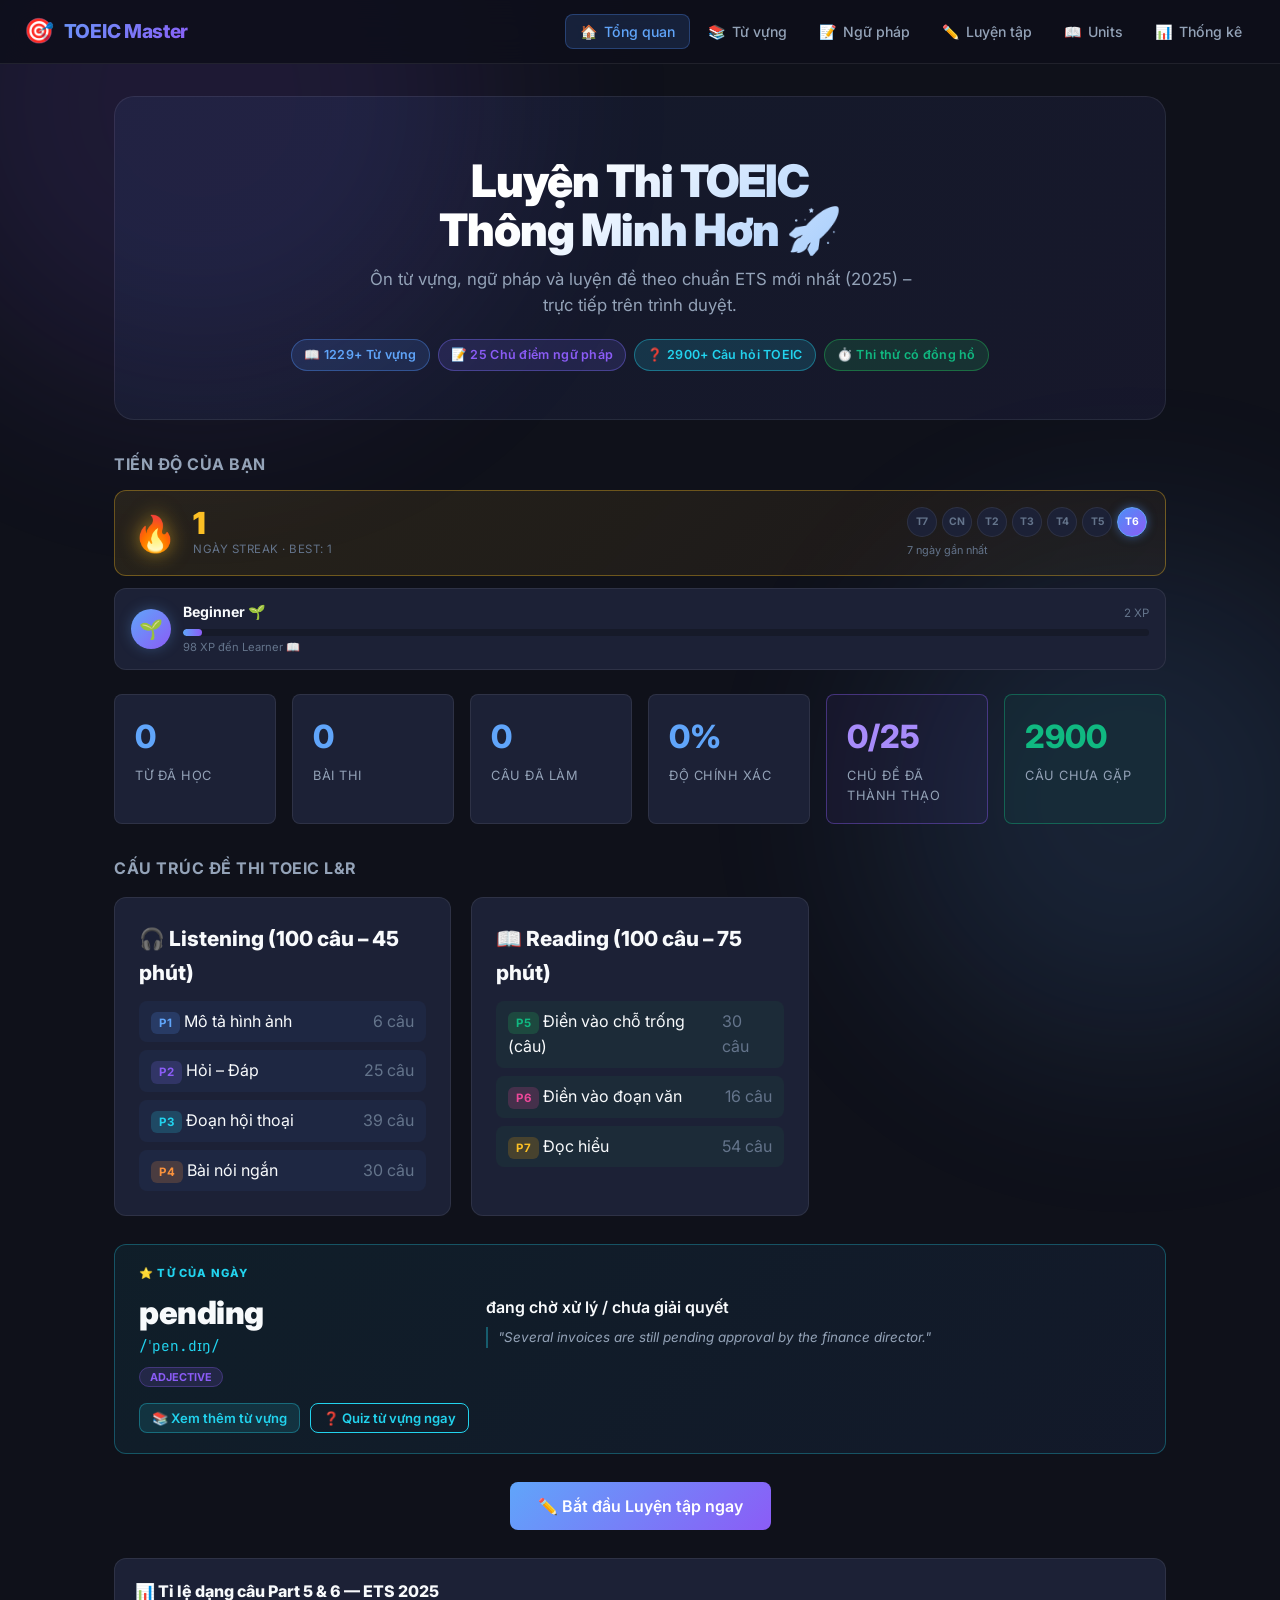
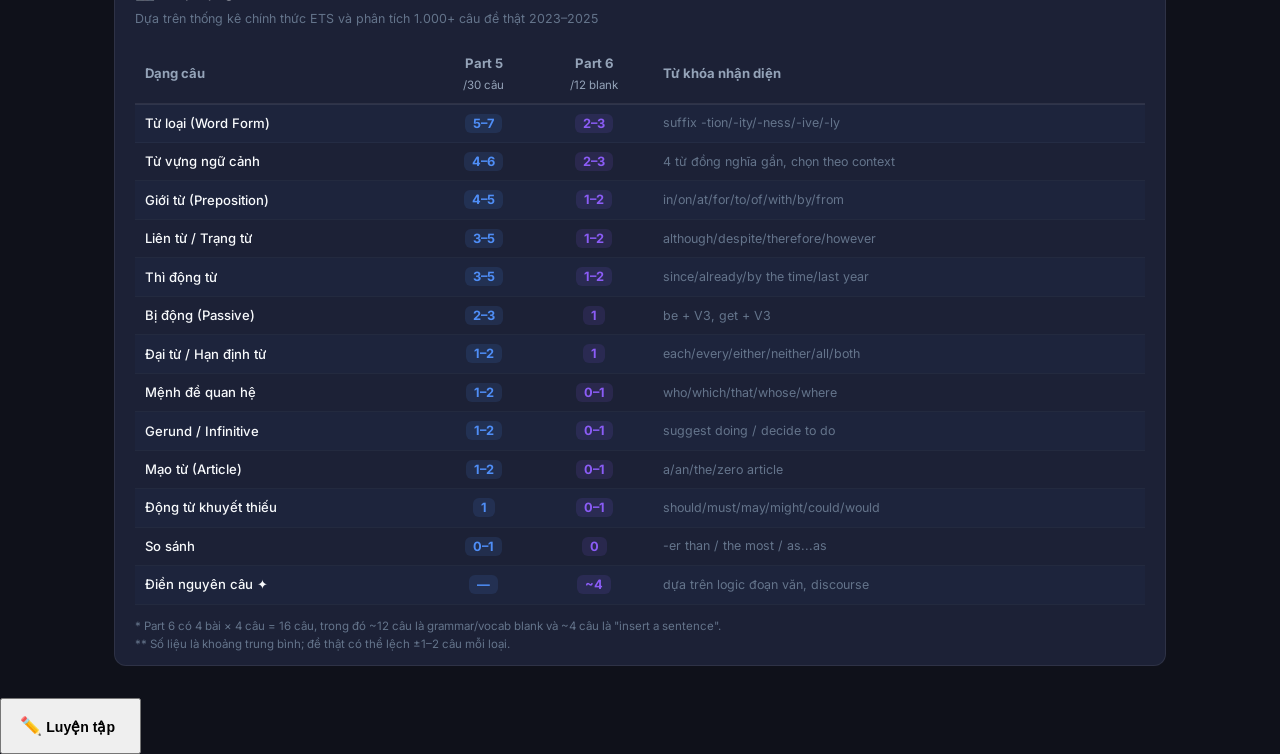
<file: index.html>
<!DOCTYPE html>
<html lang="vi">
<head>
  <meta charset="UTF-8">
  <meta name="viewport" content="width=device-width, initial-scale=1.0">
  <title>TOEIC Master – Luyện thi Nghe & Đọc</title>
  <meta name="description" content="App luyện thi TOEIC Nghe và Đọc – Từ vựng, Ngữ pháp, Ngân hàng câu hỏi chuẩn ETS 2025">
  <link rel="stylesheet" href="toeic-style.css">
</head>
<body>
<div id="app">
  <!-- ─── NAVBAR ─── -->
  <nav class="navbar">
    <div class="navbar-brand"><span class="logo-icon">🎯</span>TOEIC Master</div>
    <div class="navbar-nav">
      <button class="nav-btn active" data-page="home">🏠 <span>Tổng quan</span></button>
      <button class="nav-btn" data-page="vocab">📚 <span>Từ vựng</span></button>
      <button class="nav-btn" data-page="grammar">📝 <span>Ngữ pháp</span></button>
      <button class="nav-btn" data-page="practice">✏️ <span>Luyện tập</span></button>
      <button class="nav-btn" data-page="units">📖 <span>Units</span></button>
      <button class="nav-btn" data-page="stats">📊 <span>Thống kê</span></button>
    </div>
  </nav>

  <!-- Loading Overlay -->
  <div id="loading-overlay" style="position:fixed;inset:0;background:#0d1117;display:flex;flex-direction:column;align-items:center;justify-content:center;z-index:9999;">
    <div style="font-size:3rem;margin-bottom:16px;">🎯</div>
    <div style="font-size:1.2rem;font-weight:700;color:#fff;margin-bottom:12px;">TOEIC Master đang tải...</div>
    <div style="width:200px;height:6px;background:#1e293b;border-radius:3px;overflow:hidden;">
      <div id="load-bar" style="height:100%;background:linear-gradient(90deg,#4f8ef7,#8b5cf6);width:0%;transition:width 0.3s;border-radius:3px;"></div>
    </div>
    <div id="load-msg" style="color:#64748b;font-size:0.85rem;margin-top:10px;">Đang khởi động...</div>
  </div>

  <!-- ─── HOME PAGE ─── -->
  <div class="page active" id="page-home">
    <div class="hero">
      <h1>Luyện Thi TOEIC<br>Thông Minh Hơn 🚀</h1>
      <p>Ôn từ vựng, ngữ pháp và luyện đề theo chuẩn ETS mới nhất (2025) – trực tiếp trên trình duyệt.</p>
      <div class="hero-badges">
        <span class="badge badge-blue" id="badge-vocab">📖 Đang tải...</span>
        <span class="badge badge-purple">📝 25 Chủ điểm ngữ pháp</span>
        <span class="badge badge-cyan" id="badge-questions">❓ Đang tải...</span>
        <span class="badge badge-green">⏱️ Thi thử có đồng hồ</span>
      </div>
    </div>
    <h2 style="font-size:1rem;color:var(--text-secondary);margin-bottom:12px;text-transform:uppercase;letter-spacing:0.5px;">Tiến độ của bạn</h2>
    <!-- Streak + XP -->
    <div class="streak-xp-wrap" id="streak-xp-wrap"></div>
    <div id="home-srs-reminder" style="display:none;align-items:center;gap:12px;padding:10px 14px;margin-bottom:14px;background:rgba(251,191,36,0.07);border:1px solid rgba(251,191,36,0.2);border-radius:10px;"></div>
    <div class="stats-row">
      <div class="stat-card"><div class="stat-num" id="stat-vocab">0</div><div class="stat-label">Từ đã học</div></div>
      <div class="stat-card"><div class="stat-num" id="stat-tests">0</div><div class="stat-label">Bài thi</div></div>
      <div class="stat-card"><div class="stat-num" id="stat-questions">0</div><div class="stat-label">Câu đã làm</div></div>
      <div class="stat-card"><div class="stat-num" id="stat-accuracy">0%</div><div class="stat-label">Độ chính xác</div></div>
      <div class="stat-card" style="border-color:rgba(139,92,246,.4);background:rgba(139,92,246,.06);cursor:pointer" onclick="App.navigate('grammar')" title="Xem chi tiết ngữ pháp">
        <div class="stat-num" id="stat-grammar" style="color:#a78bfa">0/25</div>
        <div class="stat-label" id="stat-grammar-label">Chủ đề đã thành thạo</div>
      </div>
      <div class="stat-card" style="border-color:rgba(16,185,129,.4);background:rgba(16,185,129,.06)">
        <div class="stat-num" id="stat-unseen" style="color:#10b981">—</div>
        <div class="stat-label">Câu chưa gặp</div>
      </div>
    </div>
    <h2 style="font-size:1rem;color:var(--text-secondary);margin-bottom:16px;text-transform:uppercase;letter-spacing:0.5px;">Cấu trúc đề thi TOEIC L&R</h2>
    <div class="grid-2">
      <div class="card">
        <div style="font-size:1.3rem;font-weight:800;margin-bottom:12px;">🎧 Listening (100 câu – 45 phút)</div>
        <div style="display:flex;flex-direction:column;gap:8px;">
          <div style="display:flex;justify-content:space-between;padding:8px 12px;background:rgba(79,142,247,0.06);border-radius:8px"><span><span class="tag tag-part1">P1</span> Mô tả hình ảnh</span><span style="color:var(--text-muted)">6 câu</span></div>
          <div style="display:flex;justify-content:space-between;padding:8px 12px;background:rgba(79,142,247,0.06);border-radius:8px"><span><span class="tag tag-part2">P2</span> Hỏi – Đáp</span><span style="color:var(--text-muted)">25 câu</span></div>
          <div style="display:flex;justify-content:space-between;padding:8px 12px;background:rgba(79,142,247,0.06);border-radius:8px"><span><span class="tag tag-part3">P3</span> Đoạn hội thoại</span><span style="color:var(--text-muted)">39 câu</span></div>
          <div style="display:flex;justify-content:space-between;padding:8px 12px;background:rgba(79,142,247,0.06);border-radius:8px"><span><span class="tag tag-part4">P4</span> Bài nói ngắn</span><span style="color:var(--text-muted)">30 câu</span></div>
        </div>
      </div>
      <div class="card">
        <div style="font-size:1.3rem;font-weight:800;margin-bottom:12px;">📖 Reading (100 câu – 75 phút)</div>
        <div style="display:flex;flex-direction:column;gap:8px;">
          <div style="display:flex;justify-content:space-between;padding:8px 12px;background:rgba(34,197,94,0.06);border-radius:8px"><span><span class="tag tag-part5">P5</span> Điền vào chỗ trống (câu)</span><span style="color:var(--text-muted)">30 câu</span></div>
          <div style="display:flex;justify-content:space-between;padding:8px 12px;background:rgba(34,197,94,0.06);border-radius:8px"><span><span class="tag tag-part6">P6</span> Điền vào đoạn văn</span><span style="color:var(--text-muted)">16 câu</span></div>
          <div style="display:flex;justify-content:space-between;padding:8px 12px;background:rgba(34,197,94,0.06);border-radius:8px"><span><span class="tag tag-part7">P7</span> Đọc hiểu</span><span style="color:var(--text-muted)">54 câu</span></div>
        </div>
      </div>
    </div>
    <!-- Word of the Day -->
    <div id="wotd-card" class="wotd-card" style="margin-top:28px">
      <div class="wotd-label">⭐ TỪ CỦA NGÀY</div>
      <div style="display:flex;align-items:flex-start;gap:20px;flex-wrap:wrap">
        <div style="flex:1;min-width:200px">
          <div class="wotd-word" id="wotd-word">—</div>
          <div class="wotd-phonetic" id="wotd-phonetic"></div>
          <span class="wotd-type" id="wotd-type"></span>
          <button id="wotd-speak-btn" title="Phát âm"
            style="display:none;margin-top:8px;align-items:center;gap:5px;
                   background:rgba(79,142,247,0.12);border:1px solid rgba(79,142,247,0.35);
                   border-radius:16px;padding:4px 14px;cursor:pointer;
                   color:var(--accent);font-size:0.82rem;font-weight:600;">
            🔊 Phát âm
          </button>
        </div>
        <div style="flex:2;min-width:200px">
          <div class="wotd-meaning" id="wotd-meaning"></div>
          <div class="wotd-example" id="wotd-example"></div>
        </div>
      </div>
      <div style="margin-top:14px;display:flex;gap:10px;flex-wrap:wrap">
        <button class="btn btn-sm wotd-btn" onclick="App.navigate('vocab')">📚 Xem thêm từ vựng</button>
        <button class="btn btn-sm btn-outline" onclick="App.openVocabQuiz()" style="border-color:var(--accent-3);color:var(--accent-3)">❓ Quiz từ vựng ngay</button>
      </div>
    </div>
    <div style="margin-top:28px;text-align:center">
      <button class="btn btn-primary btn-lg" onclick="App.navigate('practice')">✏️ Bắt đầu Luyện tập ngay</button>
    </div>

    <!-- Bảng tỉ lệ dạng câu Part 5 & 6 theo ETS 2025 -->
    <div class="card" style="margin-top:28px;padding:20px 20px 12px;">
      <div style="font-size:1rem;font-weight:800;margin-bottom:4px;">📊 Tỉ lệ dạng câu Part 5 & 6 — ETS 2025</div>
      <div style="font-size:0.78rem;color:var(--text-muted);margin-bottom:16px;">Dựa trên thống kê chính thức ETS và phân tích 1.000+ câu đề thật 2023–2025</div>
      <div style="overflow-x:auto;">
        <table id="grammar-dist-table" style="width:100%;border-collapse:collapse;font-size:0.82rem;">
          <thead>
            <tr style="border-bottom:2px solid var(--border);">
              <th style="text-align:left;padding:8px 10px;color:var(--text-secondary);font-weight:700;white-space:nowrap;">Dạng câu</th>
              <th style="text-align:center;padding:8px 6px;color:var(--text-secondary);font-weight:700;white-space:nowrap;">Part 5<br><span style="font-weight:400;font-size:0.72rem;">/30 câu</span></th>
              <th style="text-align:center;padding:8px 6px;color:var(--text-secondary);font-weight:700;white-space:nowrap;">Part 6<br><span style="font-weight:400;font-size:0.72rem;">/12 blank</span></th>
              <th style="text-align:left;padding:8px 10px;color:var(--text-secondary);font-weight:700;">Từ khóa nhận diện</th>
            </tr>
          </thead>
          <tbody id="grammar-dist-body"></tbody>
        </table>
      </div>
      <div style="font-size:0.72rem;color:var(--text-muted);margin-top:12px;line-height:1.6;">
        * Part 6 có 4 bài × 4 câu = 16 câu, trong đó ~12 câu là grammar/vocab blank và ~4 câu là "insert a sentence".<br>
        ** Số liệu là khoảng trung bình; đề thật có thể lệch ±1–2 câu mỗi loại.
      </div>
    </div>
    <script>
    (function(){
      var rows = [
        { type:"Từ loại (Word Form)",   tag:"tag-part5", p5:"5–7",  p6:"2–3", keys:"suffix -tion/-ity/-ness/-ive/-ly" },
        { type:"Từ vựng ngữ cảnh",      tag:"tag-part5", p5:"4–6",  p6:"2–3", keys:"4 từ đồng nghĩa gần, chọn theo context" },
        { type:"Giới từ (Preposition)",  tag:"tag-part5", p5:"4–5",  p6:"1–2", keys:"in/on/at/for/to/of/with/by/from" },
        { type:"Liên từ / Trạng từ",     tag:"tag-part5", p5:"3–5",  p6:"1–2", keys:"although/despite/therefore/however" },
        { type:"Thì động từ",           tag:"tag-part5", p5:"3–5",  p6:"1–2", keys:"since/already/by the time/last year" },
        { type:"Bị động (Passive)",      tag:"tag-part5", p5:"2–3",  p6:"1",   keys:"be + V3, get + V3" },
        { type:"Đại từ / Hạn định từ",  tag:"tag-part5", p5:"1–2",  p6:"1",   keys:"each/every/either/neither/all/both" },
        { type:"Mệnh đề quan hệ",        tag:"tag-part5", p5:"1–2",  p6:"0–1", keys:"who/which/that/whose/where" },
        { type:"Gerund / Infinitive",    tag:"tag-part5", p5:"1–2",  p6:"0–1", keys:"suggest doing / decide to do" },
        { type:"Mạo từ (Article)",       tag:"tag-part5", p5:"1–2",  p6:"0–1", keys:"a/an/the/zero article" },
        { type:"Động từ khuyết thiếu",   tag:"tag-part5", p5:"1",    p6:"0–1", keys:"should/must/may/might/could/would" },
        { type:"So sánh",               tag:"tag-part5", p5:"0–1",  p6:"0",   keys:"-er than / the most / as...as" },
        { type:"Điền nguyên câu ✦",     tag:"tag-part6", p5:"—",    p6:"~4",  keys:"dựa trên logic đoạn văn, discourse" },
      ];
      var body = document.getElementById('grammar-dist-body');
      if(!body) return;
      rows.forEach(function(r, i){
        var tr = document.createElement('tr');
        tr.style.borderBottom = '1px solid rgba(100,116,139,0.1)';
        tr.style.background = i%2===0 ? 'rgba(79,142,247,0.03)' : 'transparent';
        tr.innerHTML =
          '<td style="padding:8px 10px;font-weight:500;">' + r.type + '</td>' +
          '<td style="text-align:center;padding:8px 6px;"><span style="background:rgba(79,142,247,0.12);color:#4f8ef7;padding:2px 8px;border-radius:6px;font-weight:700;font-size:0.8rem;">' + r.p5 + '</span></td>' +
          '<td style="text-align:center;padding:8px 6px;"><span style="background:rgba(139,92,246,0.12);color:#8b5cf6;padding:2px 8px;border-radius:6px;font-weight:700;font-size:0.8rem;">' + r.p6 + '</span></td>' +
          '<td style="padding:8px 10px;color:var(--text-muted);font-size:0.78rem;">' + r.keys + '</td>';
        body.appendChild(tr);
      });
    })();
    </script>
  </div>

  <!-- ─── VOCAB PAGE ─── -->
  <div class="page" id="page-vocab">
    <!-- Dictionary Hero -->
    <div class="dict-hero">
      <div class="dict-hero-left">
        <div class="dict-hero-title">📖 Từ điển TOEIC</div>
        <div class="dict-hero-sub">Tra cứu tức thì · Lọc theo trạng thái · Luyện tập đa dạng</div>
      </div>
      <div class="dict-hero-stats" id="dict-hero-stats">
        <div class="dict-stat-pill dict-stat-known"><span id="dict-stat-known-num">0</span><span>Đã thuộc</span></div>
        <div class="dict-stat-pill dict-stat-review"><span id="dict-stat-review-num">0</span><span>Cần ôn</span></div>
        <div class="dict-stat-pill dict-stat-new"><span id="dict-stat-new-num">0</span><span>Chưa học</span></div>
      </div>
    </div>

    <!-- Search bar – prominent -->
    <div class="dict-search-wrap">
      <span class="dict-search-icon">🔍</span>
      <input id="vocab-search" type="text" class="dict-search-input" placeholder="Tìm từ bất kỳ — nhập tiếng Anh hoặc tiếng Việt...">
      <span id="vocab-count" class="dict-search-count"></span>
    </div>

    <!-- Practice modes -->
    <div class="vocab-mode-bar">
      <button id="btn-flashcard" class="vocab-mode-btn active-mode" data-mode="flashcard">🃏 Flashcard SRS</button>
      <button id="btn-vocab-quiz" class="vocab-mode-btn" data-mode="quiz" onclick="App.openVocabQuiz()">❓ Quiz 4 đáp án</button>
      <button id="btn-vocab-fill" class="vocab-mode-btn" data-mode="fill" onclick="App.openVocabFill()">✏️ Điền từ</button>
      <button id="btn-vocab-match" class="vocab-mode-btn" data-mode="match" onclick="App.openVocabMatch()">🔗 Ghép cặp</button>
      <button id="btn-speed-round" class="vocab-mode-btn" data-mode="speed" onclick="App.openSpeedRound()">⚡ Speed Round</button>
      <button id="btn-word-chain" class="vocab-mode-btn" data-mode="chain" onclick="App.openWordChain()">🧩 Word Chain</button>
    </div>

    <!-- Smart status filters -->
    <div class="dict-status-filters" id="dict-status-filters">
      <button class="dict-status-btn active" data-status="all">Tất cả</button>
      <button class="dict-status-btn" data-status="new">🆕 Chưa học</button>
      <button class="dict-status-btn" data-status="review">🔄 Cần ôn lại</button>
      <button class="dict-status-btn" data-status="known">✅ Đã thuộc</button>
    </div>

    <!-- Category filters -->
    <div id="vocab-filters" class="vocab-filters"></div>
    <div id="vocab-grid" class="dict-list"></div>
  </div>

  <div class="page" id="page-grammar">
    <div class="section-header">
      <h1>📝 Ngữ pháp TOEIC</h1>
      <p>25 chủ điểm ngữ pháp trọng tâm thường xuất hiện trong Part 5, 6, 7 với giải thích tiếng Việt và ví dụ thực tế.</p>
    </div>
    <div id="grammar-nav" class="grammar-nav"></div>
    <div id="grammar-spaced-alert"></div>
    <div id="grammar-content-area"></div>
  </div>

  <!-- ─── PRACTICE PAGE ─── -->
  <div class="page" id="page-practice">
    <div class="section-header">
      <h1>✏️ Luyện tập</h1>
      <p>Chọn chế độ luyện tập và bắt đầu bài thi thử có đồng hồ đếm ngược.</p>
    </div>
    <div id="quiz-setup" class="test-setup">
      <h2 style="font-size:1.1rem;font-weight:700;margin-bottom:4px">Chọn chế độ luyện tập</h2>
      <p style="color:var(--text-secondary);font-size:0.88rem;margin-bottom:16px">Câu hỏi sẽ được xáo trộn ngẫu nhiên mỗi lần.</p>
      <div class="test-options">
        <div class="test-option-card" data-mode="quick"><div class="opt-icon">⚡</div><h3>Luyện nhanh</h3><p>20 câu Part 5+6 · 15 phút</p></div>
        <div class="test-option-card" data-mode="part5"><div class="opt-icon">✏️</div><h3>Part 5 Focus</h3><p>30 câu ngữ pháp/từ vựng · 10 phút</p></div>
        <div class="test-option-card" data-mode="part6"><div class="opt-icon">📝</div><h3>Part 6 Focus</h3><p>16 câu điền vào đoạn văn · 8 phút</p></div>
        <div class="test-option-card" data-mode="part7"><div class="opt-icon">📖</div><h3>Part 7 Focus</h3><p>54 câu đọc hiểu · 45 phút</p></div>
        <div class="test-option-card" data-mode="reading"><div class="opt-icon">🗂️</div><h3>Full Reading</h3><p>Tất cả câu hỏi · 75 phút</p></div>
      </div>
      <div class="card" style="margin-bottom:20px;border-color:var(--accent-2);background:rgba(139,92,246,0.04)">
        <h3 style="font-size:0.95rem;font-weight:700;margin-bottom:8px;color:var(--accent-2)">🏠 BTVN & Ôn tập Unit</h3>
        <p style="font-size:0.8rem;color:var(--text-secondary);margin-bottom:12px">Nhập mã bài tập hoặc mã đề kiểm tra do giáo viên phát để tải đúng bộ câu hỏi.</p>
        <div style="display:flex;gap:8px;">
          <input type="text" id="homework-code-input" placeholder="Mã BTVN: HW-UNIT-1-4823 · Mã đề: EXAM-P30-G4-Q54-..." style="flex:1;padding:10px 14px;background:var(--bg-primary);border:1px solid var(--border);border-radius:var(--radius-sm);color:var(--text-primary);font-family:monospace;font-size:0.9rem;outline:none;">
          <button id="btn-check-homework" class="btn btn-outline" style="border-color:var(--accent-2);color:var(--accent-2)">Gửi mã</button>
        </div>
      </div>
      <!-- ── Ôn câu sai ── -->
      <div class="wrong-review-card" id="wrong-review-card">
        <div style="display:flex;align-items:center;gap:12px;flex:1;min-width:0">
          <div class="wrong-review-icon">🔁</div>
          <div>
            <div style="font-size:0.95rem;font-weight:700;color:var(--danger)">Ôn câu sai</div>
            <div style="font-size:0.78rem;color:var(--text-secondary);margin-top:2px">Làm lại toàn bộ câu đã trả lời sai · Thời gian thoải mái</div>
          </div>
        </div>
        <button id="btn-start-wrong" class="btn btn-sm" style="border:1px solid var(--danger);color:var(--danger);flex-shrink:0;white-space:nowrap">
          Ôn ngay &nbsp;<span id="wrong-count-badge" class="wrong-badge">0</span>
        </button>
      </div>

      <div class="card" style="margin-bottom:20px;border-color:rgba(79,142,247,0.3)">
        <div style="font-size:0.85rem;color:var(--text-secondary);line-height:1.7">
          <b style="color:var(--accent)">💡 Mẹo làm bài:</b><br>
          • <b>Part 5</b>: Xác định từ loại cần điền → loại trừ đáp án sai<br>
          • <b>Part 6</b>: Đọc cả đoạn trước khi điền để hiểu context<br>
          • <b>Part 7</b>: Đọc câu hỏi trước → skimming passage để tìm thông tin
        </div>
      </div>
      <button id="btn-start-quiz" class="btn btn-primary btn-lg" style="width:100%">🚀 Bắt đầu bài thi</button>
    </div>

    <div id="quiz-container">
      <div class="quiz-header">
        <div class="quiz-progress">
          <div style="display:flex;align-items:center;gap:8px;flex-wrap:wrap;margin-bottom:6px">
            <span id="quiz-part-label" class="tag tag-part5">Part 5</span>
            <span style="color:var(--text-secondary);font-size:0.85rem">Câu <strong id="quiz-current">1</strong> / <strong id="quiz-total">30</strong></span>
            <span id="quiz-new-tag" style="display:none;font-size:0.72rem;font-weight:700;background:linear-gradient(135deg,#10b981,#059669);color:#fff;padding:2px 8px;border-radius:20px;letter-spacing:.5px">🆕 MỚI</span>
            <span id="quiz-diff-badge" style="display:none;font-size:0.7rem;font-weight:600;padding:2px 8px;border-radius:10px;"></span>
          </div>
          <div style="margin-bottom:4px"><span id="quiz-unseen-badge" style="display:none;font-size:0.72rem;color:var(--text-muted)"></span></div>
          <div class="progress-bar-wrap"><div class="progress-bar" id="quiz-progress-bar" style="width:0%"></div></div>
        </div>
        <div class="quiz-timer">
          <div style="font-size:0.7rem;color:var(--text-muted);text-transform:uppercase;margin-bottom:2px">Thời gian còn</div>
          <div class="timer-display" id="timer-display">--:--</div>
        </div>
      </div>
      <div id="quiz-navigator" class="quiz-navigator"></div>
      <div class="question-card">
        <div class="passage-text" id="question-passage" style="display:none"></div>
        <div class="question-text" id="question-text"></div>
        <div class="options" id="question-options"></div>
        <div class="explanation-box" id="explanation-box"></div>
      </div>
      <div class="quiz-nav">
        <button id="btn-prev" class="btn btn-outline">← Câu trước</button>
        <button id="btn-next" class="btn btn-primary">Câu tiếp →</button>
        <button id="btn-submit-quiz" class="btn btn-success" style="display:none">✅ Nộp bài</button>
      </div>
    </div>

    <div id="results-container">
      <div class="results-card">
        <h2 style="font-size:1.5rem;font-weight:900;margin-bottom:20px">Kết quả bài thi 🎉</h2>
        <div class="score-ring">
          <svg width="160" height="160" id="score-ring-svg"></svg>
          <div class="score-text">
            <div class="score-num" id="score-num">0</div>
            <div class="score-pct" id="score-pct">0%</div>
            <div style="font-size:0.72rem;color:var(--text-muted)" id="score-total"></div>
          </div>
        </div>
        <div id="grade-label" style="margin-bottom:12px"></div>
        <div id="toeic-score-estimate"></div>
        <div class="results-stats">
          <div class="result-stat"><div class="rs-num" id="rs-correct" style="color:var(--success)">0</div><div class="rs-label">Đúng</div></div>
          <div class="result-stat"><div class="rs-num" id="rs-wrong" style="color:var(--danger)">0</div><div class="rs-label">Sai</div></div>
          <div class="result-stat"><div class="rs-num" id="rs-skipped" style="color:var(--warning)">0</div><div class="rs-label">Bỏ qua</div></div>
        </div>
        <div style="display:flex;gap:12px;justify-content:center;margin-top:8px;flex-wrap:wrap">
          <button id="btn-restart" class="btn btn-primary">🔄 Thi lại</button>
          <button class="btn btn-outline" onclick="App.navigate('grammar')">📝 Ôn ngữ pháp</button>
          <button class="btn btn-outline" onclick="App.navigate('vocab')">📚 Học từ vựng</button>
        </div>
      </div>
    </div>
  </div>
<!-- ─── UNITS PAGE ─── -->
  <div class="page" id="page-units">
    <div class="roadmap-hero">
      <div class="roadmap-hero-inner">
        <div class="roadmap-hero-icon">🗺️</div>
        <div>
          <div class="roadmap-hero-title">Lộ trình học theo Unit</div>
          <div class="roadmap-hero-sub">Hoàn thành từng unit theo thứ tự · Từ vựng + Ngữ pháp tích hợp · Theo dõi tiến độ rõ ràng</div>
        </div>
      </div>
      <div id="roadmap-progress-wrap" class="roadmap-overall-progress">
        <div class="roadmap-progress-label">
          <span id="roadmap-done-count">0</span><span style="color:var(--text-muted)">/ 23 units hoàn thành</span>
        </div>
        <div class="roadmap-progress-bar-bg">
          <div id="roadmap-progress-bar" class="roadmap-progress-bar-fill" style="width:0%"></div>
        </div>
      </div>
    </div>
    <div id="units-header"></div>
    <div id="units-grid" class="unit-card-grid"></div>
  </div>

  <!-- ─── STATS PAGE ─── -->
  <div class="page" id="page-stats">
    <div class="section-header">
      <h1>📊 Thống kê & Thành tích</h1>
      <p>Theo dõi tiến trình học tập, streak và các thành tích đã đạt được.</p>
    </div>
    <div id="stats-content"></div>
  </div>

</div>
<!-- ─── UNIT DETAIL SLIDE-IN PANEL — outside #app ─── -->
<div id="unit-detail-overlay" style="display:none;position:fixed;inset:0;z-index:900;background:rgba(0,0,0,0.5);backdrop-filter:blur(4px);justify-content:flex-end;align-items:stretch;" onclick="if(event.target===this)App.closeUnitPanel()">
  <div id="unit-detail-panel" class="udp-panel"></div>
</div>
<div id="app-modal" style="display:none;position:fixed;inset:0;z-index:1000;background:rgba(0,0,0,0.65);backdrop-filter:blur(6px);align-items:center;justify-content:center;padding:20px;">
  <div style="background:var(--bg-card);border:1px solid var(--border);border-radius:var(--radius);padding:28px;max-width:500px;width:100%;position:relative;animation:fadeUp 0.25s ease;">
    <button onclick="App.closeModal()" style="position:absolute;top:12px;right:12px;background:none;border:none;color:var(--text-muted);cursor:pointer;font-size:1.2rem;">✕</button>
    <h3 id="modal-title" style="margin-bottom:16px;font-size:1.2rem;font-weight:800"></h3>
    <div id="modal-body"></div>
  </div>
</div>
<script>
  const _modal = document.getElementById('app-modal');
  new MutationObserver(() => {
    _modal.style.display = _modal.classList.contains('open') ? 'flex' : 'none';
  }).observe(_modal, { attributes: true, attributeFilter: ['class'] });
</script>
<div class="toast" id="toast"></div>

<!-- ═══ FAB — Bắt đầu luyện tập (chỉ hiện ở trang Home) ═══ -->
<button id="home-fab" aria-label="Bắt đầu luyện tập" onclick="App.navigate('practice')">
  <span class="fab-icon">✏️</span>
  <span class="fab-label">Luyện tập</span>
</button>

<!-- ═══ ALL OVERLAYS — outside #app so they are never hidden by .page CSS ═══ -->

<!-- Flashcard Overlay -->
<div id="flashcard-overlay" style="display:none;position:fixed;inset:0;z-index:800;background:rgba(10,12,20,0.92);backdrop-filter:blur(8px);flex-direction:column;align-items:center;justify-content:center;padding:20px;">
  <div style="width:100%;max-width:480px">
    <div style="display:flex;align-items:center;justify-content:space-between;margin-bottom:20px;">
      <div>
        <span id="fc-category-label" class="badge badge-cyan" style="font-size:0.72rem"></span>
        <span id="fc-progress-text" style="color:var(--text-muted);font-size:0.82rem;margin-left:10px"></span>
      </div>
      <button onclick="App.closeFlashcard()" style="background:none;border:none;color:var(--text-muted);cursor:pointer;font-size:1.2rem;padding:4px">✕</button>
    </div>
    <div style="background:var(--bg-secondary);border-radius:99px;height:4px;margin-bottom:24px;overflow:hidden">
      <div id="fc-progress-bar" style="height:100%;background:linear-gradient(90deg,var(--accent-3),var(--accent));border-radius:99px;transition:width 0.4s ease;width:0%"></div>
    </div>
    <div id="fc-card" class="fc-card" onclick="App.flipCard()">
      <div class="fc-inner" id="fc-inner">
        <div class="fc-front">
          <div id="fc-word" class="fc-word"></div>
          <div id="fc-phonetic" class="fc-phonetic"></div>
          <div id="fc-type" class="fc-type-tag"></div>
          <div class="fc-hint">Nhấn để xem nghĩa</div>
        </div>
        <div class="fc-back">
          <div id="fc-meaning" class="fc-meaning"></div>
          <div id="fc-example" class="fc-example"></div>
        </div>
      </div>
    </div>
    <div id="fc-actions" style="display:none;margin-top:20px"></div>
    <div style="display:flex;justify-content:center;gap:24px;margin-top:18px;font-size:0.8rem;color:var(--text-muted)">
      <span>✓ <span id="fc-known-count">0</span> biết</span>
      <span>🔄 <span id="fc-review-count">0</span> cần ôn</span>
      <span>— <span id="fc-skip-count">0</span> bỏ qua</span>
    </div>
  </div>
</div>

<!-- Vocab Quiz Overlay -->
<div id="vquiz-overlay" class="vocab-overlay-base" style="z-index:800">
  <div class="vocab-overlay-panel">
    <div class="vocab-overlay-header">
      <div>
        <span class="badge badge-cyan" id="vq-category"></span>
        <span style="color:var(--text-muted);font-size:0.82rem;margin-left:10px" id="vq-progress"></span>
      </div>
      <button onclick="App.closeVocabQuiz()" class="overlay-close-btn">✕</button>
    </div>
    <div style="background:var(--bg-secondary);border-radius:99px;height:4px;margin-bottom:20px;overflow:hidden">
      <div id="vq-progress-bar" style="height:100%;background:linear-gradient(90deg,var(--accent-3),var(--accent));border-radius:99px;transition:width 0.4s ease;width:0%"></div>
    </div>
    <div class="vquiz-question-box">
      <div class="vquiz-prompt">Chọn nghĩa đúng của từ:</div>
      <div class="vquiz-word" id="vq-word"></div>
      <div class="vquiz-phonetic" id="vq-phonetic"></div>
      <div class="vquiz-type" id="vq-type"></div>
    </div>
    <div id="vq-options" class="vquiz-options"></div>
    <div id="vq-result-box" class="vquiz-result-box" style="display:none"></div>
    <div id="vq-example-box" class="vquiz-example-row" style="display:none"></div>
    <div id="vq-next-wrap" style="display:none;margin-top:16px;text-align:center">
      <button class="btn btn-primary" onclick="App.vqNext()">Câu tiếp →</button>
    </div>
    <div class="vquiz-stats-row">
      <span>✓ <span id="vq-correct">0</span> đúng</span>
      <span>✗ <span id="vq-wrong">0</span> sai</span>
      <span>📊 <span id="vq-streak">0</span> streak</span>
    </div>
  </div>
</div>

<!-- Fill in the Blank Overlay -->
<div id="vfill-overlay" class="vocab-overlay-base" style="z-index:800">
  <div class="vocab-overlay-panel">
    <div class="vocab-overlay-header">
      <div>
        <span class="badge badge-purple" id="vf-category"></span>
        <span style="color:var(--text-muted);font-size:0.82rem;margin-left:10px" id="vf-progress"></span>
      </div>
      <button onclick="App.closeVocabFill()" class="overlay-close-btn">✕</button>
    </div>
    <div style="background:var(--bg-secondary);border-radius:99px;height:4px;margin-bottom:20px;overflow:hidden">
      <div id="vf-progress-bar" style="height:100%;background:linear-gradient(90deg,var(--accent-2),var(--accent));border-radius:99px;transition:width 0.4s ease;width:0%"></div>
    </div>
    <div class="vfill-prompt">Điền từ còn thiếu vào câu ví dụ:</div>
    <div class="vfill-sentence" id="vf-sentence"></div>
    <div class="vfill-phonetic-hint" id="vf-phonetic-hint"></div>
    <div id="vf-options" class="vquiz-options" style="margin-top:16px"></div>
    <div id="vf-result-box" class="vquiz-result-box" style="display:none"></div>
    <div id="vf-next-wrap" style="display:none;margin-top:16px;text-align:center">
      <button class="btn btn-primary" onclick="App.vfNext()">Câu tiếp →</button>
    </div>
    <div class="vquiz-stats-row">
      <span>✓ <span id="vf-correct">0</span> đúng</span>
      <span>✗ <span id="vf-wrong">0</span> sai</span>
    </div>
  </div>
</div>

<!-- Matching Overlay -->
<div id="vmatch-overlay" class="vocab-overlay-base" style="z-index:800">
  <div class="vocab-overlay-panel" style="max-width:640px">
    <div class="vocab-overlay-header">
      <div>
        <span class="badge badge-blue" id="vm-title">Ghép cặp từ vựng</span>
        <span style="color:var(--text-muted);font-size:0.82rem;margin-left:10px" id="vm-round"></span>
      </div>
      <button onclick="App.closeVocabMatch()" class="overlay-close-btn">✕</button>
    </div>
    <div style="font-size:0.8rem;color:var(--text-secondary);margin-bottom:16px">Nhấn một từ tiếng Anh rồi nhấn nghĩa tương ứng để ghép cặp.</div>
    <div id="vm-board" class="vmatch-board"></div>
    <div id="vm-result" style="display:none;text-align:center;padding:24px 0">
      <div style="font-size:2rem;margin-bottom:8px">🎉</div>
      <div style="font-size:1.1rem;font-weight:700;margin-bottom:4px">Hoàn thành vòng!</div>
      <div style="color:var(--text-secondary);font-size:0.88rem;margin-bottom:16px" id="vm-score-msg"></div>
      <button class="btn btn-primary" onclick="App.vmNewRound()">Vòng tiếp theo →</button>
      <button class="btn btn-outline" onclick="App.closeVocabMatch()" style="margin-left:10px">Đóng</button>
    </div>
    <div class="vquiz-stats-row" id="vm-stats-row">
      <span>✓ <span id="vm-matched">0</span> / <span id="vm-total-pairs">0</span> cặp</span>
      <span>❌ <span id="vm-errors">0</span> lỗi</span>
    </div>
  </div>
</div>

<!-- Speed Round Overlay -->
<div id="vspeed-overlay" class="vocab-overlay-base" style="z-index:800">
  <div class="vocab-overlay-panel" style="max-width:520px">
    <div class="vocab-overlay-header">
      <div>
        <span class="badge" style="background:rgba(251,191,36,.15);color:#fbbf24;border:1px solid rgba(251,191,36,.3)">⚡ Speed Round</span>
        <span style="color:var(--text-muted);font-size:.82rem;margin-left:10px" id="vsr-round-label"></span>
      </div>
      <button onclick="App.closeSpeedRound()" class="overlay-close-btn">✕</button>
    </div>
    <div style="height:6px;background:var(--bg-secondary);border-radius:99px;margin-bottom:18px;overflow:hidden">
      <div id="vsr-timer-bar" style="height:100%;border-radius:99px;background:linear-gradient(90deg,#fbbf24,#f59e0b);transition:width .1s linear;width:100%"></div>
    </div>
    <div id="vsr-word-area" style="text-align:center;margin-bottom:20px">
      <div id="vsr-word" style="font-size:2rem;font-weight:900;color:var(--text-primary);margin-bottom:6px"></div>
      <div id="vsr-phonetic" style="font-family:'JetBrains Mono',monospace;color:var(--accent-3);font-size:.9rem"></div>
      <div id="vsr-type" style="font-size:.7rem;font-weight:700;text-transform:uppercase;color:var(--accent-2);margin-top:4px"></div>
    </div>
    <div style="display:grid;grid-template-columns:1fr 1fr;gap:14px;margin-bottom:16px">
      <button id="vsr-btn-true" class="vsr-choice-btn vsr-true" onclick="App.vsrAnswer(true)">✓ Đúng</button>
      <button id="vsr-btn-false" class="vsr-choice-btn vsr-false" onclick="App.vsrAnswer(false)">✗ Sai</button>
    </div>
    <div id="vsr-meaning-shown" style="text-align:center;font-size:.88rem;color:var(--text-secondary);min-height:1.4em;margin-bottom:10px"></div>
    <div id="vsr-feedback" style="text-align:center;font-size:1rem;font-weight:800;min-height:1.5em;margin-bottom:8px"></div>
    <div class="vquiz-stats-row">
      <span>✅ <span id="vsr-correct">0</span> đúng</span>
      <span>❌ <span id="vsr-wrong">0</span> sai</span>
      <span>🔥 <span id="vsr-streak">0</span> streak</span>
      <span>⏱ <span id="vsr-remaining">10</span> từ còn lại</span>
    </div>
  </div>
</div>

<!-- Word Chain Overlay -->
<div id="vchain-overlay" class="vocab-overlay-base" style="z-index:800">
  <div class="vocab-overlay-panel" style="max-width:600px">
    <div class="vocab-overlay-header">
      <div>
        <span class="badge" style="background:rgba(139,92,246,.15);color:#a78bfa;border:1px solid rgba(139,92,246,.3)">🧩 Word Chain</span>
        <span style="color:var(--text-muted);font-size:.82rem;margin-left:10px" id="vwc-progress"></span>
      </div>
      <button onclick="App.closeWordChain()" class="overlay-close-btn">✕</button>
    </div>
    <div style="background:var(--bg-secondary);border-radius:99px;height:4px;margin-bottom:18px;overflow:hidden">
      <div id="vwc-progress-bar" style="height:100%;background:linear-gradient(90deg,var(--accent-2),var(--accent));border-radius:99px;transition:width .4s ease;width:0%"></div>
    </div>
    <div style="font-size:.78rem;color:var(--text-secondary);text-transform:uppercase;letter-spacing:.5px;margin-bottom:8px;font-weight:700">Điền từ vào chỗ trống:</div>
    <div id="vwc-sentence" class="vwc-sentence"></div>
    <div id="vwc-context-hint" class="vwc-context-hint"></div>
    <div style="font-size:.75rem;color:var(--text-muted);margin:14px 0 8px;font-weight:600">Ngân hàng từ:</div>
    <div id="vwc-word-bank" class="vwc-word-bank"></div>
    <div id="vwc-result-box" class="vquiz-result-box" style="display:none;margin-top:14px"></div>
    <div id="vwc-next-wrap" style="display:none;margin-top:12px;text-align:center">
      <button class="btn btn-primary" onclick="App.vwcNext()">Câu tiếp →</button>
    </div>
    <div class="vquiz-stats-row" style="margin-top:14px">
      <span>✅ <span id="vwc-correct">0</span> đúng</span>
      <span>❌ <span id="vwc-wrong">0</span> sai</span>
    </div>
  </div>
</div>

<!-- ─── Data (works offline + online) ─── -->
<script src="data/data-vocab.js"></script>

<script src="data/data-grammar.js"></script>
<script src="data/data-questions.js"></script>

<script src="toeic-app.js"></script>
<script src="transformation-drill.js"></script>
<script src="word-form-drill.js"></script>

</body>
</html>
</file>
<file: toeic-style.css>
@import url('https://fonts.googleapis.com/css2?family=Inter:wght@300;400;500;600;700;800&family=JetBrains+Mono:wght@400;600&display=swap');

:root {
    --bg-primary: #0f111a;
    --bg-secondary: #161a29;
    --bg-card: #1c2136;
    --bg-card-hover: #222842;
    --accent: #60a5fa;
    /* Softer blue */
    --accent-2: #8b5cf6;
    --accent-3: #22d3ee;
    --success: #10b981;
    --danger: #f43f5e;
    --warning: #fbbf24;
    --text-primary: #f8fafc;
    /* Off-white for eye comfort */
    --text-secondary: #94a3b8;
    --text-muted: #64748b;
    --border: rgba(255, 255, 255, 0.08);
    --border-accent: rgba(96, 165, 250, 0.4);
    --glass: rgba(255, 255, 255, 0.04);
    --shadow: 0 10px 40px rgba(0, 0, 0, 0.5);
    --radius: 12px;
    --radius-sm: 8px;
    --transition: 0.25s cubic-bezier(0.4, 0, 0.2, 1);
}

*,
*::before,
*::after {
    box-sizing: border-box;
    margin: 0;
    padding: 0;
}

body {
    font-family: 'Inter', sans-serif;
    background: var(--bg-primary);
    color: var(--text-primary);
    min-height: 100vh;
    overflow-x: hidden;
    line-height: 1.6;
}

/* ── Background decorative glows ── */
body::before,
body::after {
    content: '';
    position: fixed;
    border-radius: 50%;
    filter: blur(100px);
    opacity: 0.12;
    pointer-events: none;
    z-index: 0;
}

body::before {
    width: 600px;
    height: 600px;
    background: var(--accent-2);
    top: -200px;
    left: -100px;
}

body::after {
    width: 500px;
    height: 500px;
    background: var(--accent);
    bottom: -150px;
    right: -100px;
}

/* ── App Shell ── */
#app {
    position: relative;
    z-index: 1;
}

/* ── Header / Navbar ── */
.navbar {
    position: sticky;
    top: 0;
    z-index: 100;
    background: rgba(13, 15, 26, 0.85);
    backdrop-filter: blur(20px);
    border-bottom: 1px solid var(--border);
    padding: 0 24px;
    height: 64px;
    display: flex;
    align-items: center;
    justify-content: space-between;
}

.navbar-brand {
    display: flex;
    align-items: center;
    gap: 10px;
    font-size: 1.2rem;
    font-weight: 800;
    background: linear-gradient(135deg, var(--accent), var(--accent-2));
    -webkit-background-clip: text;
    background-clip: text;
    -webkit-text-fill-color: transparent;
    letter-spacing: -0.3px;
}

.navbar-brand .logo-icon {
    font-size: 1.5rem;
    -webkit-text-fill-color: initial;
}

.navbar-nav {
    display: flex;
    align-items: center;
    gap: 4px;
}

.nav-btn {
    background: none;
    border: none;
    cursor: pointer;
    color: var(--text-secondary);
    font-family: 'Inter', sans-serif;
    font-size: 0.88rem;
    font-weight: 500;
    padding: 8px 14px;
    border-radius: var(--radius-sm);
    transition: var(--transition);
    display: flex;
    align-items: center;
    gap: 6px;
}

.nav-btn:hover {
    background: var(--glass);
    color: var(--text-primary);
}

.nav-btn.active {
    background: rgba(79, 142, 247, 0.15);
    color: var(--accent);
    border: 1px solid rgba(79, 142, 247, 0.3);
}

/* ── Page Views ── */
.page {
    display: none;
    padding: 32px 24px;
    max-width: 1100px;
    margin: 0 auto;
}

.page.active {
    display: block;
    animation: fadeScale 0.4s cubic-bezier(0.16, 1, 0.3, 1);
}

@keyframes fadeScale {
    from {
        opacity: 0;
        transform: scale(0.98) translateY(10px);
    }

    to {
        opacity: 1;
        transform: scale(1) translateY(0);
    }
}

/* ── Section Headers ── */
.section-header {
    margin-bottom: 28px;
}

.section-header h1 {
    font-size: 2rem;
    font-weight: 800;
    letter-spacing: -0.5px;
    background: linear-gradient(135deg, var(--text-primary) 60%, var(--accent));
    -webkit-background-clip: text;
    background-clip: text;
    -webkit-text-fill-color: transparent;
}

.section-header p {
    color: var(--text-secondary);
    margin-top: 6px;
    font-size: 0.95rem;
}

/* ── Cards ── */
.card {
    background: var(--bg-card);
    border: 1px solid var(--border);
    border-radius: var(--radius);
    padding: 24px;
    transition: var(--transition);
}

.card:hover {
    border-color: var(--border-accent);
    transform: translateY(-2px);
    box-shadow: var(--shadow);
}

/* ── Grid ── */
.grid-2 {
    display: grid;
    grid-template-columns: repeat(auto-fill, minmax(320px, 1fr));
    gap: 20px;
}

.grid-3 {
    display: grid;
    grid-template-columns: repeat(auto-fill, minmax(280px, 1fr));
    gap: 16px;
}

/* ── Stats row on home ── */
.stats-row {
    display: flex;
    gap: 16px;
    flex-wrap: wrap;
    margin-bottom: 32px;
}

.stat-card {
    flex: 1;
    min-width: 140px;
    background: var(--bg-card);
    border: 1px solid var(--border);
    border-radius: var(--radius-sm);
    padding: 16px 20px;
    display: flex;
    flex-direction: column;
    gap: 4px;
}

.stat-card .stat-num {
    font-size: 2rem;
    font-weight: 800;
    color: var(--accent);
}

.stat-card .stat-label {
    font-size: 0.8rem;
    color: var(--text-secondary);
    text-transform: uppercase;
    letter-spacing: 0.5px;
}

/* ── Hero Section ── */
.hero {
    text-align: center;
    padding: 60px 20px 48px;
    background: linear-gradient(135deg, rgba(79, 142, 247, 0.08), rgba(124, 109, 250, 0.08));
    border: 1px solid var(--border);
    border-radius: 20px;
    margin-bottom: 32px;
}

.hero h1 {
    font-size: 2.8rem;
    font-weight: 900;
    letter-spacing: -1px;
    line-height: 1.1;
    background: linear-gradient(135deg, #fff 40%, var(--accent) 100%);
    -webkit-background-clip: text;
    background-clip: text;
    -webkit-text-fill-color: transparent;
}

.hero p {
    color: var(--text-secondary);
    font-size: 1.05rem;
    margin-top: 10px;
    max-width: 560px;
    margin-inline: auto;
}

.hero-badges {
    display: flex;
    gap: 8px;
    justify-content: center;
    flex-wrap: wrap;
    margin-top: 20px;
}

.badge {
    padding: 5px 12px;
    border-radius: 20px;
    font-size: 0.78rem;
    font-weight: 600;
    border: 1px solid;
    letter-spacing: 0.3px;
}

.badge-blue {
    background: rgba(79, 142, 247, 0.15);
    border-color: rgba(79, 142, 247, 0.4);
    color: var(--accent);
}

.badge-purple {
    background: rgba(124, 109, 250, 0.15);
    border-color: rgba(124, 109, 250, 0.4);
    color: var(--accent-2);
}

.badge-cyan {
    background: rgba(34, 211, 238, 0.15);
    border-color: rgba(34, 211, 238, 0.4);
    color: var(--accent-3);
}

.badge-green {
    background: rgba(34, 197, 94, 0.15);
    border-color: rgba(34, 197, 94, 0.4);
    color: var(--success);
}

/* ── Buttons ── */
.btn {
    display: inline-flex;
    align-items: center;
    gap: 6px;
    padding: 10px 20px;
    border-radius: var(--radius-sm);
    font-family: 'Inter', sans-serif;
    font-size: 0.9rem;
    font-weight: 600;
    border: none;
    cursor: pointer;
    transition: var(--transition);
    text-decoration: none;
}

.btn-primary {
    background: linear-gradient(135deg, var(--accent), var(--accent-2));
    color: #fff;
}

.btn-primary:hover {
    opacity: 0.88;
    transform: translateY(-1px);
    box-shadow: 0 4px 20px rgba(79, 142, 247, 0.4);
}

.btn-outline {
    background: transparent;
    color: var(--text-primary);
    border: 1px solid var(--border);
}

.btn-outline:hover {
    border-color: var(--accent);
    color: var(--accent);
}

.btn-success {
    background: var(--success);
    color: #fff;
}

.btn-success:hover {
    opacity: 0.85;
}

.btn-sm {
    padding: 6px 12px;
    font-size: 0.82rem;
}

.btn-lg {
    padding: 14px 28px;
    font-size: 1rem;
}

/* ── Tag ── */
.tag {
    display: inline-block;
    padding: 2px 8px;
    border-radius: 6px;
    font-size: 0.72rem;
    font-weight: 700;
    text-transform: uppercase;
    letter-spacing: 0.5px;
}

.tag-part1 {
    background: rgba(79, 142, 247, 0.2);
    color: var(--accent);
}

.tag-part2 {
    background: rgba(124, 109, 250, 0.2);
    color: var(--accent-2);
}

.tag-part3 {
    background: rgba(34, 211, 238, 0.2);
    color: var(--accent-3);
}

.tag-part4 {
    background: rgba(251, 146, 60, 0.2);
    color: #fb923c;
}

.tag-part5 {
    background: rgba(34, 197, 94, 0.2);
    color: var(--success);
}

.tag-part6 {
    background: rgba(236, 72, 153, 0.2);
    color: #ec4899;
}

.tag-part7 {
    background: rgba(245, 158, 11, 0.2);
    color: var(--warning);
}

/* ── Vocabulary Module ── */
.vocab-filters {
    display: flex;
    gap: 8px;
    flex-wrap: wrap;
    margin-bottom: 20px;
}

.filter-btn {
    padding: 6px 14px;
    border-radius: 20px;
    border: 1px solid var(--border);
    background: none;
    color: var(--text-secondary);
    cursor: pointer;
    font-size: 0.83rem;
    font-weight: 500;
    font-family: 'Inter', sans-serif;
    transition: var(--transition);
}

.filter-btn:hover,
.filter-btn.active {
    border-color: var(--accent);
    color: var(--accent);
    background: rgba(79, 142, 247, 0.1);
}

.vocab-grid {
    display: grid;
    grid-template-columns: repeat(auto-fill, minmax(260px, 1fr));
    gap: 14px;
}

/* ── Grammar Module ── */

.grammar-topic-btn:hover {
    border-color: var(--accent);
    color: var(--accent);
}

.grammar-topic-btn.active {
    background: rgba(79, 142, 247, 0.15);
    border-color: var(--accent);
    color: var(--accent);
}

.grammar-content {
    display: none;
}

.grammar-content.active {
    display: block;
    animation: fadeUp 0.25s ease;
}

.grammar-card {
    background: var(--bg-card);
    border: 1px solid var(--border);
    border-radius: var(--radius);
    padding: 28px;
    margin-bottom: 20px;
}

.grammar-card h2 {
    font-size: 1.4rem;
    font-weight: 800;
    color: var(--text-primary);
    margin-bottom: 12px;
}

.grammar-card h3 {
    font-size: 1rem;
    font-weight: 700;
    color: var(--accent);
    margin: 16px 0 8px;
}

.grammar-card p,
.grammar-card li {
    color: var(--text-secondary);
    line-height: 1.6;
    margin-bottom: 8px;
}

/* Explanation Tooltip/Box Styles */

.grammar-card p,
.grammar-card li {
    color: var(--text-secondary);
    line-height: 1.6;
    margin-bottom: 8px;
    font-size: 1rem;
}

.grammar-card ul,
.grammar-card ol {
    padding-left: 20px;
}

.grammar-card .formula {
    background: rgba(79, 142, 247, 0.08);
    border: 1px solid var(--border-accent);
    border-radius: 8px;
    padding: 12px 16px;
    margin: 10px 0;
    font-family: 'JetBrains Mono', monospace;
    font-size: 0.88rem;
    color: var(--accent-3);
}

.grammar-card .example-box {
    background: rgba(255, 255, 255, 0.02);
    border-left: 3px solid var(--accent-2);
    padding: 10px 14px;
    margin: 8px 0;
    border-radius: 0 8px 8px 0;
}

.grammar-card .example-box span {
    color: var(--accent);
    font-weight: 600;
}

.grammar-card .tip-box {
    background: rgba(245, 158, 11, 0.08);
    border: 1px solid rgba(245, 158, 11, 0.3);
    border-radius: 8px;
    padding: 12px 16px;
    margin-top: 12px;
    font-size: 0.85rem;
    color: #fbbf24;
}

/* ── Practice Test ── */
.test-setup {
    max-width: 640px;
    margin: 0 auto;
}

.test-options {
    display: grid;
    grid-template-columns: repeat(3, 1fr);
    gap: 12px;
    margin: 20px 0;
}

.test-option-card {
    background: var(--bg-card);
    border: 2px solid var(--border);
    border-radius: var(--radius-sm);
    padding: 20px;
    cursor: pointer;
    transition: var(--transition);
    text-align: center;
}

.test-option-card:hover {
    border-color: var(--accent);
}

.test-option-card.selected {
    border-color: var(--accent);
    background: rgba(79, 142, 247, 0.1);
}

.test-option-card .opt-icon {
    font-size: 2rem;
    margin-bottom: 8px;
}

.test-option-card h3 {
    font-size: 0.95rem;
    font-weight: 700;
}

.test-option-card p {
    font-size: 0.78rem;
    color: var(--text-secondary);
    margin-top: 4px;
}

/* ── Quiz Engine ── */
#quiz-container {
    display: none;
}

.quiz-header {
    display: flex;
    align-items: center;
    justify-content: space-between;
    background: var(--bg-card);
    border: 1px solid var(--border);
    border-radius: var(--radius-sm);
    padding: 14px 20px;
    margin-bottom: 20px;
}

.quiz-progress {
    flex: 1;
}

.progress-bar-wrap {
    background: var(--bg-secondary);
    border-radius: 99px;
    height: 6px;
    margin-top: 6px;
    overflow: hidden;
}

.progress-bar {
    height: 100%;
    border-radius: 99px;
    background: linear-gradient(90deg, var(--accent), var(--accent-2));
    transition: width 0.4s ease;
}

.quiz-timer {
    text-align: right;
}

.timer-display {
    font-family: 'JetBrains Mono', monospace;
    font-size: 1.4rem;
    font-weight: 700;
    color: var(--accent);
    letter-spacing: 1px;
}

.timer-display.warning {
    color: var(--danger);
    animation: pulse 1s infinite;
}

@keyframes pulse {

    0%,
    100% {
        opacity: 1;
    }

    50% {
        opacity: 0.5;
    }
}

.question-card {
    background: var(--bg-card);
    border: 1px solid var(--border);
    border-radius: var(--radius);
    padding: 28px;
}

.question-text {
    font-size: 1.15rem;
    /* Larger for better readability */
    font-weight: 600;
    color: var(--text-primary);
    line-height: 1.8;
    margin-bottom: 24px;
}

.passage-text {
    background: #1e293b;
    /* Slightly warmer/softer background for long reading */
    border: 1px solid var(--border);
    border-radius: 10px;
    padding: 24px;
    margin-bottom: 24px;
    font-size: 1.15rem;
    /* Standard TOEIC CBT size */
    line-height: 1.85;
    color: #e2e8f0;
    /* Softer text color */
    max-height: 500px;
    overflow-y: auto;
    letter-spacing: 0.01em;
}

.passage-text::-webkit-scrollbar {
    width: 4px;
}

.passage-text::-webkit-scrollbar-track {
    background: transparent;
}

.passage-text::-webkit-scrollbar-thumb {
    background: var(--text-muted);
    border-radius: 4px;
}

.options {
    display: flex;
    flex-direction: column;
    gap: 10px;
}

.option-btn {
    background: rgba(255, 255, 255, 0.02);
    border: 1.5px solid var(--border);
    border-radius: 10px;
    padding: 14px 18px;
    cursor: pointer;
    font-family: 'Inter', sans-serif;
    font-size: 0.92rem;
    color: var(--text-primary);
    text-align: left;
    transition: var(--transition);
    display: flex;
    align-items: flex-start;
    gap: 12px;
}

.option-btn:hover:not(.disabled) {
    border-color: var(--accent);
    background: rgba(79, 142, 247, 0.08);
}

.option-btn .opt-letter {
    width: 26px;
    height: 26px;
    border-radius: 50%;
    background: var(--bg-secondary);
    display: flex;
    align-items: center;
    justify-content: center;
    font-size: 0.75rem;
    font-weight: 700;
    color: var(--text-muted);
    flex-shrink: 0;
}

.option-btn.correct {
    border-color: var(--success);
    background: rgba(34, 197, 94, 0.1);
}

.option-btn.correct .opt-letter {
    background: var(--success);
    color: #fff;
}

.option-btn.wrong {
    border-color: var(--danger);
    background: rgba(239, 68, 68, 0.1);
}

.option-btn.wrong .opt-letter {
    background: var(--danger);
    color: #fff;
}

.option-btn.selected {
    border-color: var(--accent);
    background: rgba(79, 142, 247, 0.1);
}

.option-btn.selected .opt-letter {
    background: var(--accent);
    color: #fff;
}

.option-btn.disabled {
    cursor: not-allowed;
    opacity: 0.8;
}

.explanation-box {
    background: rgba(34, 197, 94, 0.08);
    border: 1px solid rgba(34, 197, 94, 0.3);
    border-radius: 10px;
    padding: 16px;
    margin-top: 16px;
    display: none;
}

.explanation-box.show {
    display: block;
    animation: fadeUp 0.25s ease;
}

.explanation-box .exp-title {
    font-weight: 700;
    color: var(--success);
    margin-bottom: 6px;
    font-size: 0.85rem;
}

.explanation-box p {
    font-size: 0.88rem;
    color: var(--text-secondary);
}

.quiz-nav {
    display: flex;
    align-items: center;
    justify-content: space-between;
    margin-top: 20px;
}

/* ── Results Screen ── */
#results-container {
    display: none;
    max-width: 700px;
    margin: 0 auto;
    text-align: center;
}

.results-card {
    background: var(--bg-card);
    border: 1px solid var(--border);
    border-radius: var(--radius);
    padding: 40px;
}

.score-ring {
    position: relative;
    width: 160px;
    height: 160px;
    margin: 0 auto 24px;
}

.score-ring svg {
    transform: rotate(-90deg);
}

.score-ring .score-text {
    position: absolute;
    inset: 0;
    display: flex;
    flex-direction: column;
    align-items: center;
    justify-content: center;
}

.score-ring .score-num {
    font-size: 2.4rem;
    font-weight: 900;
    color: var(--text-primary);
}

.score-ring .score-pct {
    font-size: 0.8rem;
    color: var(--text-secondary);
}

.results-stats {
    display: flex;
    justify-content: center;
    gap: 32px;
    margin: 24px 0;
}

.result-stat {
    text-align: center;
}

.result-stat .rs-num {
    font-size: 1.6rem;
    font-weight: 800;
}

.result-stat .rs-label {
    font-size: 0.78rem;
    color: var(--text-secondary);
    text-transform: uppercase;
    margin-top: 2px;
}

/* ── Toast ── */
.toast {
    position: fixed;
    bottom: 24px;
    left: 50%;
    transform: translateX(-50%) translateY(20px);
    background: var(--bg-card);
    border: 1px solid var(--border);
    border-radius: 10px;
    padding: 12px 20px;
    font-size: 0.9rem;
    z-index: 9999;
    opacity: 0;
    transition: 0.3s ease;
    pointer-events: none;
    display: flex;
    align-items: center;
    gap: 8px;
    min-width: 220px;
    box-shadow: var(--shadow);
}

.toast.show {
    opacity: 1;
    transform: translateX(-50%) translateY(0);
}

/* ── Tabs inside sections ── */

/* ── Scrollbar ── */
::-webkit-scrollbar {
    width: 6px;
}

::-webkit-scrollbar-track {
    background: var(--bg-primary);
}

::-webkit-scrollbar-thumb {
    background: var(--text-muted);
    border-radius: 4px;
}

/* Quiz Navigator */
.quiz-navigator {
    display: flex;
    flex-wrap: wrap;
    gap: 6px;
    margin-bottom: 20px;
    padding: 10px;
    background: rgba(255, 255, 255, 0.03);
    border: 1px solid var(--border);
    border-radius: var(--radius-sm);
    max-height: 120px;
    overflow-y: auto;
}

.quiz-nav-item {
    width: 28px;
    height: 28px;
    border-radius: 4px;
    display: flex;
    align-items: center;
    justify-content: center;
    font-size: 0.75rem;
    font-weight: 600;
    cursor: pointer;
    background: var(--bg-primary);
    border: 1px solid var(--border);
    color: var(--text-secondary);
    transition: all 0.2s;
}

.quiz-nav-item:hover {
    border-color: var(--accent);
    color: var(--accent);
}

.quiz-nav-item.active {
    background: var(--accent);
    border-color: var(--accent);
    color: #fff;
    box-shadow: 0 0 10px rgba(79, 142, 247, 0.4);
}

.quiz-nav-item.answered {
    background: rgba(16, 185, 129, 0.15);
    border-color: var(--success);
    color: var(--success);
}

.quiz-nav-item.answered.active {
    background: var(--success);
    color: #fff;
}

/* Scrollbar for navigator */
.quiz-navigator::-webkit-scrollbar {
    width: 4px;
}

.quiz-navigator::-webkit-scrollbar-thumb {
    background: var(--border);
    border-radius: 10px;
}

/* ── Responsive ── */
@media (max-width: 768px) {
    .navbar {
        padding: 0 16px;
    }

    .navbar-nav .nav-btn span {
        display: none;
    }

    .page {
        padding: 20px 16px;
    }

    .hero h1 {
        font-size: 2rem;
    }

    .test-options {
        grid-template-columns: 1fr;
    }

    .quiz-header {
        flex-direction: column;
        gap: 12px;
    }

    .quiz-timer {
        text-align: left;
    }
}

/* ── Triple Passage badge ── */

/* ══════════════════════════════════════════════
   GRAMMAR 2025 – Inline Quiz Styles
   ══════════════════════════════════════════════ */

/* Grammar topic nav scrollable */
.grammar-nav {
    display: flex;
    flex-wrap: wrap;
    gap: 8px;
    margin-bottom: 20px;
}

.grammar-topic-btn {
    background: var(--bg-card);
    border: 1px solid var(--border);
    color: var(--text-secondary);
    padding: 7px 14px;
    border-radius: 20px;
    cursor: pointer;
    font-size: 0.83rem;
    font-family: 'Inter', sans-serif;
    transition: all 0.2s;
    white-space: nowrap;
}

.grammar-topic-btn:hover {
    border-color: var(--accent);
    color: var(--text-primary);
}

.grammar-topic-btn.active {
    background: var(--accent);
    color: #fff;
    border-color: var(--accent);
    font-weight: 600;
}

/* Grammar Card */
.grammar-card h2 {
    font-size: 1.3rem;
    font-weight: 800;
    margin-bottom: 16px;
}

.grammar-card h3 {
    font-size: 0.95rem;
    font-weight: 700;
    color: var(--accent);
    margin: 20px 0 8px;
    border-left: 3px solid var(--accent);
    padding-left: 10px;
}

.grammar-card p {
    color: var(--text-secondary);
    font-size: 0.88rem;
    line-height: 1.6;
    margin-bottom: 10px;
}

.grammar-card ul {
    padding-left: 20px;
    margin-bottom: 10px;
}

.grammar-card li {
    color: var(--text-secondary);
    font-size: 0.87rem;
    line-height: 1.8;
}

.grammar-card table {
    border-radius: 8px;
    overflow: hidden;
}

/* Formula Box */
.formula {
    background: rgba(79, 142, 247, 0.08);
    border: 1px solid rgba(79, 142, 247, 0.25);
    border-radius: 8px;
    padding: 10px 14px;
    font-family: 'JetBrains Mono', monospace;
    font-size: 0.83rem;
    color: var(--accent);
    margin: 8px 0 12px;
    line-height: 1.7;
}

/* Example Box */
.example-box {
    background: var(--bg-hover);
    border-radius: 8px;
    padding: 12px 16px;
    font-size: 0.87rem;
    color: var(--text-secondary);
    line-height: 1.8;
    margin-bottom: 10px;
    border-left: 3px solid rgba(79, 142, 247, 0.3);
}

.example-box span {
    color: var(--accent-3);
    font-weight: 700;
}

.example-box b {
    color: var(--text-primary);
}

/* Tip Box */
.tip-box {
    background: rgba(245, 158, 11, 0.08);
    border: 1px solid rgba(245, 158, 11, 0.25);
    border-radius: 8px;
    padding: 10px 14px;
    font-size: 0.85rem;
    color: var(--text-secondary);
    margin: 10px 0;
    line-height: 1.7;
}

/* ── Tip-box variants (added for grammar content) ── */
/* Danger: Bẫy SAI/ĐÚNG – đỏ nhấn mạnh */
.tip-box.tip-danger {
    background: rgba(244, 63, 94, 0.08);
    border-color: rgba(244, 63, 94, 0.35);
    color: var(--text-secondary);
}
.tip-box.tip-danger b { color: #f87171; }

/* Info: Quy tắc, ghi chú xanh dương */
.tip-box.tip-info {
    background: rgba(96, 165, 250, 0.08);
    border-color: rgba(96, 165, 250, 0.3);
    color: var(--text-secondary);
}
.tip-box.tip-info b { color: var(--accent); }

/* Success: Quy tắc nhớ, mẹo tích cực – xanh lá */
.tip-box.tip-ok {
    background: rgba(16, 185, 129, 0.07);
    border-color: rgba(16, 185, 129, 0.28);
    color: var(--text-secondary);
}
.tip-box.tip-ok b { color: var(--success); }

/* Default tip-box b/strong nhất quán */
.tip-box b, .tip-box strong { color: var(--warning); }

/* ── Confusable Pairs (Word Form) – dark-theme ── */
.confuse-pair, .confuse-triple {
    display: flex; gap: 10px; margin-bottom: 14px;
    border: 1px solid var(--border); border-radius: 10px;
    padding: 12px 14px;
    background: rgba(255,255,255,0.03);
}
.cp-num {
    font-size: 0.72rem; font-weight: 800; color: var(--text-muted);
    min-width: 20px; padding-top: 2px;
}
.cp-body, .ct-body { flex: 1; min-width: 0; }
.cp-row {
    display: flex; align-items: center; gap: 8px;
    margin-bottom: 8px; flex-wrap: wrap;
}
.cp-word {
    flex: 1; min-width: 0; border-radius: 8px;
    padding: 8px 10px;
    display: flex; flex-direction: column; gap: 2px;
}
.cp-a { background: rgba(96, 165, 250, 0.1); border: 1px solid rgba(96,165,250,0.25); }
.cp-b { background: rgba(251, 146, 60, 0.1); border: 1px solid rgba(251,146,60,0.25); }
.cp-tag {
    font-size: 0.62rem; font-weight: 800; letter-spacing: .5px;
    padding: 1px 5px; border-radius: 4px; width: fit-content;
    margin-bottom: 2px;
}
.cp-a .cp-tag { background: rgba(96,165,250,0.25); color: var(--accent); }
.cp-b .cp-tag { background: rgba(251,146,60,0.25); color: #fb923c; }
.cp-term { font-size: 0.92rem; font-weight: 700; line-height: 1.2; }
.cp-a .cp-term { color: var(--accent); }
.cp-b .cp-term { color: #fb923c; }
.cp-note { font-size: 0.78rem; color: var(--text-secondary); line-height: 1.4; }
.cp-vs {
    font-size: 0.68rem; font-weight: 800; color: var(--text-muted);
    padding: 0 4px; flex-shrink: 0; align-self: center;
}
.cp-examples {
    display: flex; gap: 8px; flex-wrap: wrap; margin-bottom: 6px;
}
.cp-ex { flex: 1; min-width: 0; font-size: 0.79rem; color: var(--text-secondary); line-height: 1.6; }
.cp-ex-a em { color: var(--accent); font-style: normal; }
.cp-ex-b em { color: #fb923c; font-style: normal; }
.cp-tip {
    font-size: 0.77rem; color: var(--text-secondary);
    background: rgba(16,185,129,0.07);
    border: 1px solid rgba(16,185,129,0.2);
    border-radius: 6px; padding: 6px 10px; line-height: 1.5;
}
.cp-tip b { color: var(--success); }
/* Triple variant */
.ct-words { display: flex; gap: 8px; margin-bottom: 8px; flex-wrap: wrap; }
.ct-word { flex: 1; min-width: 120px; border-radius: 8px; padding: 8px 10px; }
.ct-a { background: rgba(96,165,250,0.1); border: 1px solid rgba(96,165,250,0.25); }
.ct-b { background: rgba(251,146,60,0.1); border: 1px solid rgba(251,146,60,0.25); }
.ct-c { background: rgba(139,92,246,0.1); border: 1px solid rgba(139,92,246,0.25); }
.ct-a b { color: var(--accent); }
.ct-b b { color: #fb923c; }
.ct-c b { color: var(--accent-2); }
.ct-a .cp-tag { background: rgba(96,165,250,0.2); color: var(--accent); }
.ct-b .cp-tag { background: rgba(251,146,60,0.2); color: #fb923c; }
.ct-c .cp-tag { background: rgba(139,92,246,0.2); color: var(--accent-2); }

/* ── Inline Grammar Quiz ── */
.grammar-quiz {
    margin-top: 24px;
    background: rgba(34, 197, 94, 0.05);
    border: 1px solid rgba(34, 197, 94, 0.2);
    border-radius: var(--radius);
    padding: 20px;
}

.quiz-title {
    font-size: 0.9rem;
    font-weight: 700;
    color: var(--success);
    margin-bottom: 16px;
    display: flex;
    align-items: center;
    gap: 6px;
}

.quiz-question {
    margin-bottom: 20px;
    padding-bottom: 20px;
    border-bottom: 1px solid var(--border);
}

.quiz-question:last-child {
    margin-bottom: 0;
    padding-bottom: 0;
    border-bottom: none;
}

.quiz-question p {
    font-size: 0.88rem;
    color: var(--text-primary);
    font-weight: 500;
    margin-bottom: 10px;
}

.quiz-opt {
    display: block;
    width: 100%;
    text-align: left;
    padding: 8px 14px;
    margin-bottom: 6px;
    background: var(--bg-card);
    border: 1px solid var(--border);
    border-radius: 8px;
    color: var(--text-secondary);
    font-size: 0.85rem;
    font-family: 'Inter', sans-serif;
    cursor: pointer;
    transition: all 0.18s;
}

.quiz-opt:hover:not(:disabled) {
    border-color: var(--accent);
    color: var(--text-primary);
    background: rgba(79, 142, 247, 0.06);
}

.quiz-opt:disabled {
    cursor: not-allowed;
}

.quiz-opt.quiz-correct {
    background: rgba(34, 197, 94, 0.12);
    border-color: var(--success);
    color: var(--success);
    font-weight: 600;
}

.quiz-opt.quiz-wrong {
    background: rgba(239, 68, 68, 0.1);
    border-color: var(--danger);
    color: var(--danger);
}

.quiz-exp {
    display: none;
    margin-top: 10px;
    padding: 10px 14px;
    background: rgba(79, 142, 247, 0.08);
    border-radius: 8px;
    font-size: 0.83rem;
    color: var(--text-secondary);
    line-height: 1.6;
    border-left: 3px solid var(--accent);
}

/* Grammar progress indicator */
.grammar-topic-count {
    font-size: 0.75rem;
    color: var(--text-muted);
    margin-bottom: 12px;
}

/* Responsive grammar nav */
@media (max-width: 600px) {
    .grammar-nav {
        gap: 6px;
    }

    .grammar-topic-btn {
        font-size: 0.78rem;
        padding: 6px 10px;
    }
}
/* ═══════════════════════════════════════════
   BATCH 1 — New components
   ═══════════════════════════════════════════ */

/* ── Wrong Review Card ── */
.wrong-review-card {
    display: flex;
    align-items: center;
    justify-content: space-between;
    gap: 16px;
    background: rgba(244, 63, 94, 0.04);
    border: 1px solid rgba(244, 63, 94, 0.3);
    border-radius: var(--radius-sm);
    padding: 16px 20px;
    margin-bottom: 16px;
    transition: var(--transition);
}

.wrong-review-card:hover {
    background: rgba(244, 63, 94, 0.08);
    border-color: rgba(244, 63, 94, 0.5);
}

.wrong-review-card.wrong-review-empty {
    opacity: 0.55;
    pointer-events: none;
}

.wrong-review-icon {
    font-size: 1.6rem;
    line-height: 1;
    flex-shrink: 0;
}

.wrong-badge {
    display: inline-block;
    background: rgba(244, 63, 94, 0.25);
    color: var(--danger);
    padding: 1px 8px;
    border-radius: 12px;
    font-size: 0.78rem;
    font-weight: 700;
    min-width: 20px;
    text-align: center;
}

/* ── Grammar Drill Banner ── */

.btn-drill {
    background: rgba(139, 92, 246, 0.15);
    border: 1px solid rgba(139, 92, 246, 0.4);
    color: var(--accent-2);
    font-weight: 700;
    letter-spacing: 0.2px;
    transition: var(--transition);
}

.btn-drill:hover {
    background: rgba(139, 92, 246, 0.28);
    border-color: var(--accent-2);
    color: var(--accent-2);
    transform: translateY(-1px);
}

/* ── TOEIC Score Estimator ── */
.toeic-estimate-box {
    background: rgba(79, 142, 247, 0.06);
    border: 1px solid rgba(79, 142, 247, 0.22);
    border-radius: var(--radius-sm);
    padding: 16px 20px;
    margin: 12px 0 20px;
    text-align: left;
    animation: fadeUp 0.3s ease;
}

.estimate-label {
    font-size: 0.72rem;
    font-weight: 700;
    color: var(--text-muted);
    text-transform: uppercase;
    letter-spacing: 0.7px;
    margin-bottom: 4px;
}

.estimate-range {
    font-size: 2.2rem;
    font-weight: 900;
    letter-spacing: -1.5px;
    line-height: 1;
}

.estimate-note {
    font-size: 0.72rem;
    color: var(--text-muted);
    margin-top: 6px;
    line-height: 1.5;
}

/* ── Flashcard ── */
.fc-card {
    perspective: 1200px;
    width: 100%;
    height: 260px;
    cursor: pointer;
    user-select: none;
}
.fc-inner {
    position: relative;
    width: 100%;
    height: 100%;
    transition: transform 0.45s cubic-bezier(0.4, 0, 0.2, 1);
    transform-style: preserve-3d;
}
.fc-inner.flipped { transform: rotateY(180deg); }
.fc-front, .fc-back {
    position: absolute;
    inset: 0;
    backface-visibility: hidden;
    -webkit-backface-visibility: hidden;
    background: var(--bg-card);
    border: 1px solid var(--border);
    border-radius: var(--radius);
    padding: 32px 28px;
    display: flex;
    flex-direction: column;
    align-items: center;
    justify-content: center;
    text-align: center;
}
.fc-front:hover { border-color: var(--accent-3); }
.fc-back {
    transform: rotateY(180deg);
    border-color: rgba(34,211,238,0.3);
    background: rgba(34,211,238,0.04);
}
.fc-word {
    font-size: 2.2rem;
    font-weight: 900;
    color: var(--text-primary);
    letter-spacing: -0.5px;
    margin-bottom: 6px;
}
.fc-phonetic {
    font-family: 'JetBrains Mono', monospace;
    font-size: 0.95rem;
    color: var(--accent-3);
    margin-bottom: 10px;
}
.fc-type-tag {
    font-size: 0.68rem;
    font-weight: 700;
    color: var(--accent-2);
    background: rgba(139,92,246,0.15);
    border: 1px solid rgba(139,92,246,0.3);
    border-radius: 12px;
    padding: 2px 10px;
    margin-bottom: 18px;
}
.fc-hint {
    font-size: 0.78rem;
    color: var(--text-muted);
}
.fc-meaning {
    font-size: 1.25rem;
    font-weight: 700;
    color: var(--text-primary);
    margin-bottom: 14px;
    line-height: 1.4;
}
.fc-example {
    font-size: 0.85rem;
    color: var(--text-secondary);
    font-style: italic;
    border-left: 2px solid rgba(34,211,238,0.4);
    padding-left: 12px;
    text-align: left;
    line-height: 1.6;
}

/* ===== BATCH 2 — Vocab Learning Modes ===== */

/* Word of the Day */
.wotd-card { background: linear-gradient(135deg, rgba(34,211,238,0.07), rgba(79,142,247,0.07)); border: 1px solid rgba(34,211,238,0.3); border-radius: var(--radius); padding: 20px 24px; }
.wotd-label { font-size: 0.7rem; font-weight: 800; letter-spacing: 1.2px; color: var(--accent-3); text-transform: uppercase; margin-bottom: 12px; }
.wotd-word { font-size: 2rem; font-weight: 900; color: var(--text-primary); letter-spacing: -0.5px; line-height: 1.1; }
.wotd-phonetic { font-family: 'JetBrains Mono', monospace; font-size: 0.9rem; color: var(--accent-3); margin: 4px 0 6px; }
.wotd-type { font-size: 0.68rem; font-weight: 700; color: var(--accent-2); background: rgba(139,92,246,0.15); border: 1px solid rgba(139,92,246,0.3); border-radius: 12px; padding: 2px 10px; }
.wotd-meaning { font-size: 1rem; font-weight: 600; color: var(--text-primary); margin-bottom: 6px; }
.wotd-example { font-size: 0.84rem; color: var(--text-secondary); font-style: italic; border-left: 2px solid rgba(34,211,238,0.35); padding-left: 10px; line-height: 1.6; }
.wotd-btn { background: rgba(34,211,238,0.12); border: 1px solid rgba(34,211,238,0.35); color: var(--accent-3); font-weight: 600; }
.wotd-btn:hover { background: rgba(34,211,238,0.22); }

/* Vocab Mode Bar */
.vocab-mode-bar { display: flex; gap: 8px; margin-bottom: 20px; flex-wrap: wrap; }
.vocab-mode-btn { padding: 8px 16px; border-radius: var(--radius-sm); background: var(--bg-card); border: 1px solid var(--border); color: var(--text-secondary); font-family: 'Inter', sans-serif; font-size: 0.85rem; font-weight: 600; cursor: pointer; transition: var(--transition); }
.vocab-mode-btn:hover { border-color: var(--accent-3); color: var(--accent-3); }
.vocab-mode-btn.active-mode { background: rgba(34,211,238,0.12); border-color: rgba(34,211,238,0.45); color: var(--accent-3); }

/* Shared Overlay Base */
.vocab-overlay-base { display: none; position: fixed; inset: 0; z-index: 500; background: rgba(10,12,20,0.92); backdrop-filter: blur(8px); flex-direction: column; align-items: center; justify-content: center; padding: 20px; }
.vocab-overlay-panel { width: 100%; max-width: 520px; background: var(--bg-card); border: 1px solid var(--border); border-radius: var(--radius); padding: 28px 24px; max-height: 90vh; overflow-y: auto; animation: fadeUp 0.25s ease; }
.vocab-overlay-header { display: flex; align-items: center; justify-content: space-between; margin-bottom: 16px; }
.overlay-close-btn { background: none; border: none; color: var(--text-muted); cursor: pointer; font-size: 1.2rem; padding: 4px; line-height: 1; }
.overlay-close-btn:hover { color: var(--text-primary); }

/* Vocab Quiz (4 options) */
.vquiz-question-box { text-align: center; padding: 20px 16px 16px; background: rgba(34,211,238,0.04); border: 1px solid rgba(34,211,238,0.15); border-radius: var(--radius-sm); margin-bottom: 18px; }
.vquiz-prompt { font-size: 0.78rem; color: var(--text-muted); text-transform: uppercase; letter-spacing: 0.6px; margin-bottom: 10px; }
.vquiz-word { font-size: 2rem; font-weight: 900; color: var(--text-primary); letter-spacing: -0.5px; }
.vquiz-phonetic { font-family: 'JetBrains Mono', monospace; font-size: 0.9rem; color: var(--accent-3); margin: 4px 0 6px; }
.vquiz-type { font-size: 0.68rem; font-weight: 700; color: var(--accent-2); background: rgba(139,92,246,0.15); border: 1px solid rgba(139,92,246,0.3); border-radius: 12px; padding: 2px 10px; display: inline-block; }
.vquiz-options { display: flex; flex-direction: column; gap: 10px; }
.vquiz-opt { width: 100%; text-align: left; padding: 12px 16px; background: var(--bg-secondary); border: 1.5px solid var(--border); border-radius: var(--radius-sm); color: var(--text-primary); font-family: 'Inter', sans-serif; font-size: 0.9rem; font-weight: 500; cursor: pointer; transition: all 0.18s; display: flex; align-items: center; gap: 12px; }
.vquiz-opt:hover:not(:disabled) { border-color: var(--accent); background: rgba(79,142,247,0.06); }
.vquiz-opt:disabled { cursor: not-allowed; }
.vquiz-opt.opt-correct { background: rgba(16,185,129,0.12); border-color: var(--success); color: var(--success); font-weight: 700; }
.vquiz-opt.opt-wrong { background: rgba(244,63,94,0.1); border-color: var(--danger); color: var(--danger); }
.opt-letter { min-width: 26px; height: 26px; border-radius: 6px; display: flex; align-items: center; justify-content: center; font-size: 0.78rem; font-weight: 800; background: rgba(255,255,255,0.07); flex-shrink: 0; }
.vquiz-result-box { margin-top: 14px; padding: 12px 16px; border-radius: var(--radius-sm); font-size: 0.88rem; line-height: 1.6; border-left: 3px solid; }
.vquiz-result-box.result-correct { background: rgba(16,185,129,0.08); border-color: var(--success); color: var(--success); }
.vquiz-result-box.result-wrong { background: rgba(244,63,94,0.08); border-color: var(--danger); color: var(--text-primary); }
.vquiz-example-row { margin-top: 10px; font-size: 0.83rem; color: var(--text-secondary); font-style: italic; border-left: 2px solid rgba(34,211,238,0.3); padding-left: 12px; line-height: 1.6; }
.vquiz-stats-row { display: flex; justify-content: center; gap: 24px; margin-top: 20px; font-size: 0.82rem; color: var(--text-muted); }

/* Fill in the Blank */
.vfill-prompt { font-size: 0.78rem; color: var(--text-muted); text-transform: uppercase; letter-spacing: 0.6px; margin-bottom: 14px; }
.vfill-sentence { font-size: 1.05rem; color: var(--text-primary); line-height: 1.8; background: rgba(139,92,246,0.05); border: 1px solid rgba(139,92,246,0.2); border-radius: var(--radius-sm); padding: 16px 18px; margin-bottom: 10px; font-style: italic; }
.vfill-blank { display: inline-block; min-width: 90px; border-bottom: 2px solid var(--accent-2); color: var(--accent-2); font-weight: 800; font-style: normal; text-align: center; padding: 0 6px; }
.vfill-phonetic-hint { font-family: 'JetBrains Mono', monospace; font-size: 0.82rem; color: var(--text-muted); margin-bottom: 4px; }

/* Matching Game */
.vmatch-board { display: grid; grid-template-columns: 1fr 1fr; gap: 10px; margin-bottom: 16px; }
.vmatch-col { display: flex; flex-direction: column; gap: 8px; }
.vmatch-tile { padding: 11px 14px; border-radius: var(--radius-sm); border: 1.5px solid var(--border); background: var(--bg-secondary); color: var(--text-primary); font-size: 0.88rem; font-weight: 500; cursor: pointer; transition: all 0.18s; text-align: center; line-height: 1.4; user-select: none; }
.vmatch-tile:hover:not(.matched):not(.selected) { border-color: var(--accent); background: rgba(79,142,247,0.06); }
.vmatch-tile.selected { border-color: var(--accent-3); background: rgba(34,211,238,0.1); color: var(--accent-3); font-weight: 700; }
.vmatch-tile.matched { border-color: var(--success); background: rgba(16,185,129,0.1); color: var(--success); cursor: default; opacity: 0.7; }
.vmatch-tile.error-flash { border-color: var(--danger); background: rgba(244,63,94,0.12); animation: errorShake 0.3s ease; }
@keyframes errorShake { 0%,100%{transform:translateX(0)} 25%{transform:translateX(-4px)} 75%{transform:translateX(4px)} }

/* ═══════════════════════════════════════════════════════════
   GAMIFICATION — Spaced Repetition · Unit Learning · Stats/Streak
   ═══════════════════════════════════════════════════════════ */

/* ── Streak & XP Banner ── */
.streak-xp-wrap { margin-bottom: 24px; display: flex; flex-direction: column; gap: 12px; }

.streak-banner {
  display: flex; align-items: center; gap: 16px; flex-wrap: wrap;
  background: linear-gradient(135deg,rgba(251,191,36,.1),rgba(245,158,11,.05));
  border: 1px solid rgba(251,191,36,.35); border-radius: var(--radius); padding: 14px 18px;
}
.streak-fire { font-size: 2.2rem; filter: drop-shadow(0 0 10px rgba(251,191,36,.6)); animation: fireFlicker 1.8s ease-in-out infinite alternate; }
@keyframes fireFlicker { 0%{transform:scale(1) rotate(-3deg)} 100%{transform:scale(1.1) rotate(3deg)} }
.streak-info { flex:1; min-width:120px; }
.streak-count { font-size: 1.9rem; font-weight: 900; color: #fbbf24; line-height: 1; }
.streak-sub { font-size: .72rem; color: var(--text-muted); text-transform: uppercase; letter-spacing: .5px; margin-top: 2px; }
.streak-dots { display: flex; gap: 5px; flex-wrap: wrap; }
.streak-dot {
  width: 30px; height: 30px; border-radius: 50%; display: flex; align-items: center; justify-content: center;
  font-size: .65rem; font-weight: 700; border: 1.5px solid var(--border); color: var(--text-muted);
  background: var(--bg-card); transition: all .2s; flex-direction: column; line-height: 1;
}
.streak-dot.done  { background: linear-gradient(135deg,#fbbf24,#f59e0b); border-color: #fbbf24; color: #1a1200; }
.streak-dot.today { background: linear-gradient(135deg,#4f8ef7,#8b5cf6); border-color: #60a5fa; color: #fff; box-shadow: 0 0 10px rgba(79,142,247,.5); }

/* ── XP Bar ── */
.xp-bar-wrap {
  display: flex; align-items: center; gap: 12px;
  background: var(--bg-card); border: 1px solid var(--border); border-radius: var(--radius); padding: 12px 16px;
}
.xp-avatar { width:40px; height:40px; border-radius:50%; background:linear-gradient(135deg,var(--accent),var(--accent-2)); display:flex; align-items:center; justify-content:center; font-size:1.2rem; flex-shrink:0; box-shadow:0 0 14px rgba(96,165,250,.3); }
.xp-details { flex:1; min-width:0; }
.xp-level-row { display:flex; justify-content:space-between; align-items:baseline; margin-bottom:5px; }
.xp-level-name { font-size:.88rem; font-weight:700; }
.xp-pts { font-size:.72rem; color:var(--text-muted); }
.xp-track { height:7px; background:var(--bg-secondary); border-radius:99px; overflow:hidden; }
.xp-fill { height:100%; background:linear-gradient(90deg,var(--accent),var(--accent-2)); border-radius:99px; transition:width .6s cubic-bezier(.34,1.56,.64,1); }
.xp-next { font-size:.7rem; color:var(--text-muted); margin-top:3px; }

/* XP popup float */
@keyframes xpFloat { 0%{transform:translateY(0) scale(1);opacity:1} 100%{transform:translateY(-56px) scale(1.3);opacity:0} }
.xp-popup { position:fixed; pointer-events:none; font-size:.95rem; font-weight:800; color:#fbbf24; text-shadow:0 2px 8px rgba(0,0,0,.6); z-index:9000; animation:xpFloat 1.2s ease-out forwards; }

/* ── SRS badge on flashcard ── */
.srs-badge {
  display: inline-flex; align-items: center; gap: 4px;
  padding: 2px 8px; border-radius: 20px; font-size: .68rem; font-weight: 700;
  margin-left: 8px; vertical-align: middle;
}
.srs-new    { background:rgba(34,211,238,.15); border:1px solid rgba(34,211,238,.4); color:var(--accent-3); }
.srs-review { background:rgba(251,191,36,.12); border:1px solid rgba(251,191,36,.35); color:#fbbf24; }
.srs-due    { background:rgba(244,63,94,.12);  border:1px solid rgba(244,63,94,.35);  color:var(--danger); }
.srs-known  { background:rgba(16,185,129,.1);  border:1px solid rgba(16,185,129,.3);  color:var(--success); }

/* SRS mini queue bar in flashcard header */

/* ── Unit Learning Page ── */
#page-units .section-header { margin-bottom: 20px; }
.unit-grid { display:grid; grid-template-columns:repeat(auto-fill,minmax(280px,1fr)); gap:16px; margin-bottom:28px; }
.unit-card {
  background: var(--bg-card); border: 1px solid var(--border); border-radius: var(--radius);
  padding: 18px 20px; cursor: pointer; transition: var(--transition); position: relative; overflow: hidden;
}
.unit-card::before { content:''; position:absolute; inset:0; background:linear-gradient(135deg,rgba(79,142,247,.06),rgba(139,92,246,.04)); opacity:0; transition:.25s; }
.unit-card:hover { border-color:rgba(96,165,250,.4); transform:translateY(-2px); box-shadow:var(--shadow); }
.unit-card:hover::before { opacity:1; }
.unit-card.unit-done { border-color:rgba(16,185,129,.35); }
.unit-card.unit-done::after { content:'✓'; position:absolute; top:10px; right:12px; font-size:1rem; color:var(--success); font-weight:900; }
.unit-num { font-size:.7rem; font-weight:700; text-transform:uppercase; color:var(--text-muted); letter-spacing:.6px; margin-bottom:6px; }
.unit-title { font-size:.95rem; font-weight:700; color:var(--text-primary); margin-bottom:10px; line-height:1.3; }
.unit-tags { display:flex; gap:5px; flex-wrap:wrap; margin-bottom:12px; }
.unit-tag { padding:2px 7px; border-radius:5px; font-size:.65rem; font-weight:600; }
.unit-tag-vocab   { background:rgba(34,211,238,.12); color:var(--accent-3); border:1px solid rgba(34,211,238,.25); }
.unit-tag-grammar { background:rgba(139,92,246,.12); color:var(--accent-2); border:1px solid rgba(139,92,246,.25); }
.unit-progress-wrap { height:4px; background:var(--bg-secondary); border-radius:99px; overflow:hidden; margin-bottom:8px; }
.unit-progress-fill { height:100%; border-radius:99px; background:linear-gradient(90deg,var(--accent),var(--accent-2)); transition:width .5s ease; }
.unit-score-row { display:flex; justify-content:space-between; align-items:center; font-size:.75rem; color:var(--text-muted); }
.unit-best-score { font-weight:700; }
.unit-detail-panel {
  background:var(--bg-card); border:1px solid rgba(96,165,250,.3); border-radius:var(--radius);
  padding:22px 24px; margin-bottom:24px; animation:fadeUp .25s ease;
}
@keyframes fadeUp { from{opacity:0;transform:translateY(8px)} to{opacity:1;transform:translateY(0)} }
.unit-detail-title { font-size:1.1rem; font-weight:800; margin-bottom:14px; }
.unit-vocab-preview { display:flex; gap:6px; flex-wrap:wrap; margin-bottom:16px; }
.unit-vocab-chip { padding:4px 10px; border-radius:20px; background:rgba(34,211,238,.08); border:1px solid rgba(34,211,238,.2); font-size:.75rem; color:var(--accent-3); }

/* ── Stats Page ── */
#page-stats { }
.stats-hero { background:linear-gradient(135deg,rgba(79,142,247,.08),rgba(139,92,246,.06)); border:1px solid var(--border); border-radius:var(--radius); padding:28px 24px; margin-bottom:24px; }
.stats-grid { display:grid; grid-template-columns:repeat(auto-fill,minmax(150px,1fr)); gap:14px; margin-bottom:28px; }
.stats-tile { background:var(--bg-card); border:1px solid var(--border); border-radius:var(--radius); padding:18px; text-align:center; transition:var(--transition); }
.stats-tile:hover { border-color:rgba(96,165,250,.3); }
.stats-tile-num { font-size:1.8rem; font-weight:900; color:var(--accent); }
.stats-tile-label { font-size:.72rem; color:var(--text-secondary); text-transform:uppercase; letter-spacing:.5px; margin-top:3px; }
.heatmap-wrap { background:var(--bg-card); border:1px solid var(--border); border-radius:var(--radius); padding:20px; margin-bottom:20px; }
.heatmap-title { font-size:.88rem; font-weight:700; color:var(--text-secondary); margin-bottom:14px; text-transform:uppercase; letter-spacing:.5px; }
.heatmap-grid { display:flex; flex-wrap:wrap; gap:3px; }
.hm-cell { width:14px; height:14px; border-radius:2px; background:var(--bg-secondary); transition:all .2s; cursor:default; }
.hm-cell.hm-1 { background:rgba(79,142,247,.25); }
.hm-cell.hm-2 { background:rgba(79,142,247,.5); }
.hm-cell.hm-3 { background:rgba(79,142,247,.75); }
.hm-cell.hm-4 { background:#4f8ef7; box-shadow:0 0 5px rgba(79,142,247,.4); }
.hm-cell.hm-today { outline:2px solid #fbbf24; outline-offset:1px; }
.progress-chart-wrap { background:var(--bg-card); border:1px solid var(--border); border-radius:var(--radius); padding:20px; margin-bottom:20px; }
.bar-chart { display:flex; align-items:flex-end; gap:6px; height:100px; margin-top:10px; }
.bar-col { flex:1; display:flex; flex-direction:column; align-items:center; gap:4px; min-width:0; }
.bar-body { width:100%; border-radius:4px 4px 0 0; background:linear-gradient(180deg,var(--accent),var(--accent-2)); min-height:2px; transition:height .5s cubic-bezier(.34,1.56,.64,1); }
.bar-label { font-size:.58rem; color:var(--text-muted); white-space:nowrap; overflow:hidden; text-overflow:ellipsis; max-width:100%; text-align:center; }
.achievement-grid { display:grid; grid-template-columns:repeat(auto-fill,minmax(200px,1fr)); gap:12px; margin-bottom:24px; }
.achievement-card {
  background:var(--bg-card); border:1px solid var(--border); border-radius:var(--radius);
  padding:16px; display:flex; align-items:center; gap:12px; transition:var(--transition);
}
.achievement-card.unlocked { border-color:rgba(251,191,36,.45); background:rgba(251,191,36,.04); }
.achievement-card.locked { opacity:.45; filter:grayscale(.7); }
.ach-icon { font-size:1.8rem; flex-shrink:0; }
.ach-name { font-size:.85rem; font-weight:700; }
.ach-desc { font-size:.72rem; color:var(--text-muted); margin-top:2px; }

/* ══════════════════════════════════════════════════════
   GRAMMAR UPGRADES v2 — Progress, Breakdown, Spaced
   ══════════════════════════════════════════════════════ */

/* ── Mastery badges trên nav button ── */
.gm-badge {
  display: inline-flex;
  align-items: center;
  justify-content: center;
  width: 16px;
  height: 16px;
  border-radius: 50%;
  font-size: 0.65rem;
  font-weight: 800;
  margin-left: 5px;
  vertical-align: middle;
  line-height: 1;
}
.gm-mastered { background: rgba(16,185,129,0.25); color: #10b981; border: 1px solid rgba(16,185,129,0.5); }
.gm-learning  { background: rgba(251,191,36,0.2);  color: #fbbf24; border: 1px solid rgba(251,191,36,0.45); }
.gm-weak      { background: rgba(244,63,94,0.2);   color: #f43f5e; border: 1px solid rgba(244,63,94,0.4); }

/* ── Grammar Progress Bar ── */
.grammar-progress-bar-wrap {
  background: var(--bg-card);
  border: 1px solid var(--border);
  border-radius: var(--radius-sm);
  padding: 12px 16px;
  margin-bottom: 14px;
}
.grammar-progress-bar-wrap.gpb-empty {
  color: var(--text-muted);
  font-size: 0.85rem;
  text-align: center;
}
.gpb-top {
  display: flex;
  justify-content: space-between;
  align-items: center;
  margin-bottom: 8px;
  flex-wrap: wrap;
  gap: 4px;
}
.gpb-label { font-size: 0.83rem; color: var(--text-secondary); font-weight: 500; }
.gpb-date  { font-size: 0.78rem; color: var(--text-muted); }
.gpb-track {
  height: 6px;
  background: rgba(255,255,255,0.07);
  border-radius: 3px;
  overflow: hidden;
}
.gpb-fill {
  height: 100%;
  border-radius: 3px;
  transition: width 0.5s ease;
}

/* ── Drill banner nâng cấp ── */
.grammar-drill-banner {
  display: flex;
  align-items: center;
  justify-content: space-between;
  flex-wrap: wrap;
  gap: 8px;
  background: rgba(139,92,246,0.08);
  border: 1px solid rgba(139,92,246,0.25);
  border-radius: var(--radius-sm);
  padding: 12px 16px;
  margin-bottom: 20px;
}
.drill-banner-left { display: flex; align-items: center; gap: 8px; }
.drill-banner-right { display: flex; align-items: center; gap: 6px; flex-wrap: wrap; }

/* ── Spaced repetition alert banner ── */
.grammar-spaced-banner {
  display: flex;
  align-items: flex-start;
  gap: 12px;
  background: rgba(251,191,36,0.07);
  border: 1px solid rgba(251,191,36,0.3);
  border-radius: var(--radius-sm);
  padding: 14px 16px;
  margin-bottom: 18px;
  animation: fadeUp 0.3s ease;
}
.spaced-icon { font-size: 1.3rem; flex-shrink: 0; margin-top: 1px; }
.spaced-content { font-size: 0.85rem; color: var(--text-secondary); line-height: 1.6; }
.spaced-content strong { color: var(--warning); display: block; margin-bottom: 6px; font-size: 0.88rem; }
.spaced-topic-btn {
  display: inline-block;
  padding: 4px 10px;
  background: rgba(251,191,36,0.12);
  border: 1px solid rgba(251,191,36,0.35);
  border-radius: 6px;
  color: var(--warning);
  font-size: 0.78rem;
  font-weight: 600;
  cursor: pointer;
  margin: 2px 4px 2px 0;
  transition: var(--transition);
  font-family: 'Inter', sans-serif;
}
.spaced-topic-btn:hover { background: rgba(251,191,36,0.22); }

/* ── Question Breakdown section ── */
.grammar-breakdown-section {
  margin-top: 28px;
  border-top: 1px solid var(--border);
  padding-top: 24px;
}
.breakdown-header { margin-bottom: 18px; }
.breakdown-title {
  font-size: 1rem;
  font-weight: 700;
  color: var(--accent);
  margin: 0 0 4px;
}
.breakdown-sub { font-size: 0.8rem; color: var(--text-muted); }
.qb-list { display: flex; flex-direction: column; gap: 16px; }

.qb-card {
  background: rgba(255,255,255,0.03);
  border: 1px solid var(--border);
  border-radius: var(--radius-sm);
  padding: 16px 18px;
}
.qb-num {
  font-size: 0.72rem;
  font-weight: 700;
  color: var(--text-muted);
  text-transform: uppercase;
  letter-spacing: 0.5px;
  margin-bottom: 8px;
}
.qb-sentence {
  font-size: 0.95rem;
  color: var(--text-primary);
  font-weight: 500;
  margin-bottom: 12px;
  line-height: 1.55;
}
.qb-options { display: flex; flex-direction: column; gap: 6px; margin-bottom: 10px; }
.qb-option {
  display: flex;
  align-items: center;
  gap: 10px;
  padding: 7px 12px;
  border-radius: 6px;
  font-size: 0.85rem;
  border: 1px solid transparent;
}
.qb-correct {
  background: rgba(16,185,129,0.1);
  border-color: rgba(16,185,129,0.35);
  color: #10b981;
  font-weight: 600;
}
.qb-wrong {
  background: transparent;
  color: var(--text-muted);
}
.qb-letter {
  font-weight: 700;
  font-size: 0.78rem;
  min-width: 16px;
}
.qb-tick { margin-left: auto; font-size: 0.85rem; }
.qb-explanation {
  font-size: 0.82rem;
  color: var(--text-secondary);
  background: rgba(79,142,247,0.07);
  border-left: 3px solid var(--accent);
  padding: 8px 12px;
  border-radius: 0 6px 6px 0;
  line-height: 1.5;
}
.breakdown-more {
  margin-top: 12px;
  font-size: 0.83rem;
  color: var(--text-muted);
}
.link-btn {
  background: none;
  border: none;
  color: var(--accent);
  cursor: pointer;
  font-size: 0.83rem;
  font-weight: 600;
  padding: 0;
  text-decoration: underline;
  font-family: 'Inter', sans-serif;
}

/* ── Inline quiz opt states (đã có nhưng bổ sung correct/wrong) ── */
.quiz-opt-correct {
  background: rgba(16,185,129,0.18) !important;
  border-color: #10b981 !important;
  color: #10b981 !important;
}
.quiz-opt-wrong {
  background: rgba(244,63,94,0.15) !important;
  border-color: #f43f5e !important;
  color: #f43f5e !important;
}

/* ══════════════════════════════════════════════════════
   TRANSFORMATION DRILL – Overlay UI
   ══════════════════════════════════════════════════════ */

#transform-overlay {
  position: fixed;
  inset: 0;
  z-index: 10500;
  display: flex;
  align-items: center;
  justify-content: center;
  padding: 16px;
  pointer-events: none;
  opacity: 0;
  transition: opacity 0.25s ease;
}
#transform-overlay.td-visible {
  opacity: 1;
  pointer-events: all;
}

.td-backdrop {
  position: absolute;
  inset: 0;
  background: rgba(0,0,0,0.72);
  backdrop-filter: blur(6px);
}

.td-modal {
  position: relative;
  z-index: 1;
  background: var(--bg-card);
  border: 1px solid var(--border);
  border-radius: 18px;
  width: 100%;
  max-width: 560px;
  max-height: 90vh;
  overflow-y: auto;
  display: flex;
  flex-direction: column;
  transform: translateY(20px) scale(0.97);
  transition: transform 0.3s cubic-bezier(0.34, 1.56, 0.64, 1);
  box-shadow: 0 24px 60px rgba(0,0,0,0.6);
}
#transform-overlay.td-visible .td-modal {
  transform: translateY(0) scale(1);
}

/* Header */
.td-header {
  display: flex;
  align-items: center;
  justify-content: space-between;
  padding: 18px 20px 14px;
  border-bottom: 1px solid var(--border);
  flex-shrink: 0;
}
.td-header-left { display: flex; align-items: center; gap: 12px; flex-wrap: wrap; }
.td-badge {
  background: rgba(99,102,241,0.18);
  border: 1px solid rgba(99,102,241,0.4);
  border-radius: 8px;
  padding: 4px 10px;
  font-size: 0.78rem;
  font-weight: 700;
  color: #818cf8;
  letter-spacing: 0.3px;
}
.td-progress-text { font-size: 0.82rem; color: var(--text-muted); font-weight: 500; }
.td-close {
  background: none;
  border: none;
  color: var(--text-muted);
  font-size: 1rem;
  cursor: pointer;
  padding: 4px 8px;
  border-radius: 6px;
  transition: var(--transition);
  font-family: 'Inter', sans-serif;
}
.td-close:hover { color: var(--text-primary); background: rgba(255,255,255,0.07); }

/* Progress bar */
.td-progress-bar {
  height: 3px;
  background: rgba(255,255,255,0.06);
  flex-shrink: 0;
}
.td-progress-fill {
  height: 100%;
  background: linear-gradient(90deg, #6366f1, #8b5cf6);
  border-radius: 2px;
  transition: width 0.4s ease;
}

/* Body */
.td-body {
  padding: 22px 22px 8px;
  flex: 1;
}

/* Tag */
.td-tag {
  display: inline-block;
  padding: 3px 10px;
  background: rgba(139,92,246,0.13);
  border: 1px solid rgba(139,92,246,0.3);
  border-radius: 6px;
  font-size: 0.72rem;
  font-weight: 700;
  color: var(--accent-2);
  margin-bottom: 12px;
  letter-spacing: 0.3px;
  text-transform: uppercase;
}

/* Instruction */
.td-instruction {
  font-size: 0.88rem;
  font-weight: 700;
  color: var(--text-secondary);
  margin-bottom: 14px;
  letter-spacing: 0.2px;
}

/* Prompt box */
.td-prompt-box {
  background: rgba(255,255,255,0.03);
  border: 1px solid var(--border);
  border-left: 3px solid rgba(99,102,241,0.6);
  border-radius: 0 8px 8px 0;
  padding: 12px 14px;
  margin-bottom: 16px;
}
.td-prompt-label {
  font-size: 0.68rem;
  font-weight: 700;
  color: var(--text-muted);
  text-transform: uppercase;
  letter-spacing: 0.5px;
  margin-bottom: 6px;
}
.td-prompt {
  font-size: 0.88rem;
  color: var(--text-secondary);
  line-height: 1.6;
}

/* Question */
.td-question {
  font-size: 0.97rem;
  font-weight: 600;
  color: var(--text-primary);
  line-height: 1.65;
  margin-bottom: 14px;
}
.td-blank {
  display: inline-block;
  border-bottom: 2px solid var(--accent);
  min-width: 80px;
  color: var(--accent);
  font-weight: 700;
  padding: 0 4px;
}

/* Hint */
.td-hint-wrap { margin-bottom: 16px; }
.td-hint-btn {
  background: none;
  border: 1px dashed rgba(251,191,36,0.4);
  border-radius: 7px;
  color: var(--warning);
  font-size: 0.78rem;
  font-weight: 600;
  padding: 5px 12px;
  cursor: pointer;
  transition: var(--transition);
  font-family: 'Inter', sans-serif;
}
.td-hint-btn:hover { background: rgba(251,191,36,0.1); }
.td-hint {
  margin-top: 8px;
  padding: 8px 12px;
  background: rgba(251,191,36,0.07);
  border-left: 3px solid var(--warning);
  border-radius: 0 6px 6px 0;
  font-size: 0.82rem;
  color: var(--text-secondary);
  line-height: 1.5;
}

/* Options */
.td-options { display: flex; flex-direction: column; gap: 8px; margin-bottom: 14px; }
.td-option {
  display: flex;
  align-items: center;
  gap: 12px;
  padding: 11px 14px;
  background: rgba(255,255,255,0.03);
  border: 1px solid var(--border);
  border-radius: 10px;
  cursor: pointer;
  font-size: 0.9rem;
  color: var(--text-primary);
  text-align: left;
  transition: var(--transition);
  font-family: 'Inter', sans-serif;
  font-weight: 500;
}
.td-option:hover:not(:disabled) {
  border-color: var(--accent);
  background: rgba(79,142,247,0.08);
}
.td-option:disabled { cursor: default; }
.td-opt-letter {
  width: 24px;
  height: 24px;
  border-radius: 6px;
  background: rgba(255,255,255,0.07);
  display: flex;
  align-items: center;
  justify-content: center;
  font-size: 0.72rem;
  font-weight: 800;
  flex-shrink: 0;
}
.td-option.td-correct {
  background: rgba(16,185,129,0.12);
  border-color: rgba(16,185,129,0.5);
  color: #10b981;
}
.td-option.td-correct .td-opt-letter { background: rgba(16,185,129,0.25); color: #10b981; }
.td-option.td-wrong {
  background: rgba(244,63,94,0.1);
  border-color: rgba(244,63,94,0.4);
  color: #f43f5e;
}
.td-option.td-wrong .td-opt-letter { background: rgba(244,63,94,0.2); color: #f43f5e; }

/* Explanation */
.td-explanation {
  display: flex;
  gap: 10px;
  padding: 12px 14px;
  background: rgba(79,142,247,0.07);
  border: 1px solid rgba(79,142,247,0.2);
  border-radius: 10px;
  margin-bottom: 6px;
  animation: fadeUp 0.2s ease;
}
.td-exp-icon { font-size: 1rem; flex-shrink: 0; margin-top: 1px; }
.td-exp-text { font-size: 0.83rem; color: var(--text-secondary); line-height: 1.6; }

/* Footer */
.td-footer {
  padding: 14px 22px 20px;
  display: flex;
  gap: 10px;
  flex-shrink: 0;
  border-top: 1px solid var(--border);
}
.td-btn-next, .td-btn-retry, .td-btn-close {
  padding: 12px 20px;
  border-radius: 10px;
  font-size: 0.9rem;
  font-weight: 700;
  cursor: pointer;
  border: none;
  transition: var(--transition);
  font-family: 'Inter', sans-serif;
}
.td-btn-next {
  flex: 1;
  background: linear-gradient(135deg, #6366f1, #8b5cf6);
  color: #fff;
}
.td-btn-next:hover { opacity: 0.9; transform: translateY(-1px); }
.td-btn-retry {
  flex: 1;
  background: rgba(79,142,247,0.15);
  border: 1px solid rgba(79,142,247,0.4);
  color: var(--accent);
}
.td-btn-retry:hover { background: rgba(79,142,247,0.25); }
.td-btn-close {
  flex: 1;
  background: rgba(16,185,129,0.15);
  border: 1px solid rgba(16,185,129,0.4);
  color: var(--success);
}
.td-btn-close:hover { background: rgba(16,185,129,0.25); }

/* Result screen */
.td-result-wrap { text-align: center; padding: 12px 0 8px; }
.td-result-icon { font-size: 3rem; margin-bottom: 10px; }
.td-result-grade { font-size: 1.3rem; font-weight: 800; margin-bottom: 6px; }
.td-result-score { font-size: 2rem; font-weight: 900; color: var(--text-primary); }
.td-result-sub { font-size: 0.82rem; color: var(--text-muted); margin-top: 4px; margin-bottom: 20px; }
.td-result-breakdown { text-align: left; margin-top: 4px; }
.td-bd-title {
  font-size: 0.72rem;
  font-weight: 700;
  color: var(--text-muted);
  text-transform: uppercase;
  letter-spacing: 0.5px;
  margin-bottom: 8px;
}
.td-bd-row {
  padding: 6px 0;
  border-bottom: 1px solid var(--border);
  display: flex;
  justify-content: space-between;
  align-items: center;
}
.td-bd-tag { font-size: 0.8rem; color: var(--text-secondary); }

/* Grammar page - Transform Drill button */
.btn-transform-drill {
  background: linear-gradient(135deg, rgba(99,102,241,0.15), rgba(139,92,246,0.15));
  border: 1px solid rgba(99,102,241,0.4) !important;
  color: #818cf8 !important;
  font-weight: 700;
}
.btn-transform-drill:hover {
  background: linear-gradient(135deg, rgba(99,102,241,0.28), rgba(139,92,246,0.28)) !important;
}

@media (max-width: 480px) {
  .td-modal { border-radius: 14px; max-height: 95vh; }
  .td-body { padding: 16px 16px 6px; }
  .td-footer { padding: 12px 16px 16px; flex-wrap: wrap; }
}

/* ══════════════════════════════════════════════════════
   LUYỆN TỪ LOẠI – Word Form Drill Overlay
   ══════════════════════════════════════════════════════ */

#wf-overlay {
  position: fixed; inset: 0; z-index: 10600;
  display: flex; align-items: center; justify-content: center; padding: 16px;
  pointer-events: none; opacity: 0; transition: opacity 0.25s ease;
}
#wf-overlay.wf-visible { opacity: 1; pointer-events: all; }

.wf-backdrop {
  position: absolute; inset: 0;
  background: rgba(0,0,0,0.74); backdrop-filter: blur(6px);
}
.wf-modal {
  position: relative; z-index: 1;
  background: var(--bg-card); border: 1px solid var(--border);
  border-radius: 18px; width: 100%; max-width: 580px; max-height: 90vh;
  overflow-y: auto; display: flex; flex-direction: column;
  transform: translateY(20px) scale(0.97);
  transition: transform 0.3s cubic-bezier(0.34, 1.56, 0.64, 1);
  box-shadow: 0 24px 60px rgba(0,0,0,0.6);
}
#wf-overlay.wf-visible .wf-modal { transform: translateY(0) scale(1); }

.wf-header {
  display: flex; align-items: center; justify-content: space-between;
  padding: 18px 20px 14px; border-bottom: 1px solid var(--border); flex-shrink: 0;
}
.wf-header-left { display: flex; align-items: center; gap: 12px; flex-wrap: wrap; }
.wf-badge {
  background: rgba(59,130,246,0.15); border: 1px solid rgba(59,130,246,0.4);
  border-radius: 8px; padding: 4px 10px; font-size: 0.78rem;
  font-weight: 700; color: #60a5fa; letter-spacing: 0.3px;
}
.wf-prog-text { font-size: 0.82rem; color: var(--text-muted); font-weight: 500; }
.wf-close {
  background: none; border: none; color: var(--text-muted); font-size: 1rem;
  cursor: pointer; padding: 4px 8px; border-radius: 6px; transition: var(--transition);
  font-family: 'Inter', sans-serif;
}
.wf-close:hover { color: var(--text-primary); background: rgba(255,255,255,0.07); }

.wf-progress-bar { height: 3px; background: rgba(255,255,255,0.06); flex-shrink: 0; }
.wf-progress-fill {
  height: 100%; background: linear-gradient(90deg, #3b82f6, #60a5fa);
  border-radius: 2px; transition: width 0.4s ease;
}

.wf-body { padding: 20px 22px 8px; flex: 1; }

/* Nhóm từ */
.wf-family {
  font-size: 0.78rem; color: var(--text-muted); margin-bottom: 14px;
  padding: 6px 12px; background: rgba(255,255,255,0.03);
  border-radius: 7px; border: 1px solid var(--border);
}
.wf-family em { color: var(--text-secondary); font-style: normal; font-weight: 600; }

/* Câu có chỗ trống */
.wf-sentence {
  font-size: 1rem; font-weight: 600; color: var(--text-primary);
  line-height: 1.7; margin-bottom: 14px;
}
.wf-blank {
  display: inline-block; border-bottom: 2.5px solid #3b82f6;
  min-width: 80px; color: #60a5fa; font-weight: 800;
  padding: 0 4px; letter-spacing: 1px;
}

/* Hộp tín hiệu vị trí */
.wf-signal-box {
  background: rgba(251,191,36,0.07); border: 1px solid rgba(251,191,36,0.28);
  border-radius: 8px; padding: 10px 14px; margin-bottom: 12px;
  display: flex; flex-direction: column; gap: 4px;
}
.wf-signal-label {
  font-size: 0.68rem; font-weight: 800; color: var(--warning);
  text-transform: uppercase; letter-spacing: 0.5px;
}
.wf-signal-text { font-size: 0.83rem; color: var(--text-secondary); line-height: 1.5; }

/* Từ loại cần điền */
.wf-pos-target {
  font-size: 0.83rem; color: var(--text-muted);
  margin-bottom: 14px; display: flex; align-items: center; gap: 8px;
  flex-wrap: wrap;
}
.wf-pos-badge {
  display: inline-block; padding: 3px 12px; border-radius: 20px;
  font-size: 0.78rem; font-weight: 800; border: 1px solid;
  letter-spacing: 0.3px;
}

/* Đáp án */
.wf-options { display: flex; flex-direction: column; gap: 8px; margin-bottom: 12px; }
.wf-option {
  display: flex; align-items: center; gap: 12px; padding: 10px 14px;
  background: rgba(255,255,255,0.03); border: 1px solid var(--border);
  border-radius: 10px; cursor: pointer; font-size: 0.9rem;
  color: var(--text-primary); text-align: left; transition: var(--transition);
  font-family: 'Inter', sans-serif; font-weight: 500;
}
.wf-option:hover:not(:disabled) { border-color: #3b82f6; background: rgba(59,130,246,0.08); }
.wf-option:disabled { cursor: default; }
.wf-opt-letter {
  width: 24px; height: 24px; border-radius: 6px;
  background: rgba(255,255,255,0.07); display: flex; align-items: center;
  justify-content: center; font-size: 0.72rem; font-weight: 800; flex-shrink: 0;
}
.wf-option.wf-correct { background: rgba(16,185,129,0.12); border-color: rgba(16,185,129,0.5); color: #10b981; }
.wf-option.wf-correct .wf-opt-letter { background: rgba(16,185,129,0.25); color: #10b981; }
.wf-option.wf-wrong   { background: rgba(244,63,94,0.1);  border-color: rgba(244,63,94,0.4);  color: #f43f5e; }
.wf-option.wf-wrong   .wf-opt-letter { background: rgba(244,63,94,0.2); color: #f43f5e; }

/* Giải thích */
.wf-explanation {
  display: flex; gap: 10px; padding: 12px 14px;
  background: rgba(59,130,246,0.07); border: 1px solid rgba(59,130,246,0.2);
  border-radius: 10px; margin-bottom: 6px; animation: fadeUp 0.2s ease;
}
.wf-exp-icon { font-size: 1rem; flex-shrink: 0; margin-top: 1px; }
.wf-exp-main { font-size: 0.83rem; color: var(--text-secondary); line-height: 1.6; margin-bottom: 6px; }
.wf-exp-tip {
  font-size: 0.8rem; color: var(--text-muted); line-height: 1.5;
  padding-top: 6px; border-top: 1px solid rgba(255,255,255,0.06);
}
.wf-exp-tip strong { color: var(--warning); }

/* Footer */
.wf-footer {
  padding: 14px 22px 20px; display: flex; gap: 10px;
  flex-shrink: 0; border-top: 1px solid var(--border);
}
.wf-btn-next, .wf-btn-retry, .wf-btn-done {
  padding: 12px 20px; border-radius: 10px; font-size: 0.9rem;
  font-weight: 700; cursor: pointer; border: none; transition: var(--transition);
  font-family: 'Inter', sans-serif;
}
.wf-btn-next  { flex: 1; background: linear-gradient(135deg, #2563eb, #3b82f6); color: #fff; }
.wf-btn-next:hover { opacity: 0.9; transform: translateY(-1px); }
.wf-btn-retry { flex: 1; background: rgba(79,142,247,0.15); border: 1px solid rgba(79,142,247,0.4); color: var(--accent); }
.wf-btn-retry:hover { background: rgba(79,142,247,0.25); }
.wf-btn-done  { flex: 1; background: rgba(16,185,129,0.15); border: 1px solid rgba(16,185,129,0.4); color: var(--success); }
.wf-btn-done:hover { background: rgba(16,185,129,0.25); }

/* Kết quả */
.wf-result-wrap { text-align: center; padding: 12px 0 8px; }
.wf-result-icon  { font-size: 3rem; margin-bottom: 10px; }
.wf-result-grade { font-size: 1.3rem; font-weight: 800; margin-bottom: 6px; }
.wf-result-score { font-size: 2rem; font-weight: 900; color: var(--text-primary); }
.wf-result-sub   { font-size: 0.82rem; color: var(--text-muted); margin-top: 4px; margin-bottom: 14px; }
.wf-result-pos   { display: flex; flex-wrap: wrap; gap: 8px; justify-content: center; }
.wf-stat-pill {
  padding: 4px 12px; border-radius: 20px; font-size: 0.78rem;
  font-weight: 700; border: 1px solid;
}

/* Nút Luyện từ loại trên banner */
.btn-word-form-drill {
  background: linear-gradient(135deg, rgba(59,130,246,0.15), rgba(96,165,250,0.15));
  border: 1px solid rgba(59,130,246,0.4) !important;
  color: #60a5fa !important; font-weight: 700;
}
.btn-word-form-drill:hover {
  background: linear-gradient(135deg, rgba(59,130,246,0.28), rgba(96,165,250,0.28)) !important;
}

@media (max-width: 480px) {
  .wf-modal { border-radius: 14px; max-height: 95vh; }
  .wf-body  { padding: 14px 14px 6px; }
  .wf-footer { padding: 12px 14px 16px; flex-wrap: wrap; }
}

/* ══════════════════════════════════════════════
   GRAMMAR FOCUS CARD (trang Luyện tập)
   ══════════════════════════════════════════════ */
.grammar-focus-card {
  border-color: rgba(16,185,129,0.45) !important;
  background: rgba(16,185,129,0.06) !important;
}
.grammar-focus-card .opt-icon { filter: none; }
.grammar-focus-card h3 { color: #10b981; }

/* Stat card clickable */
.stat-card[onclick] { cursor: pointer; }
.stat-card[onclick]:hover { border-color: rgba(167,139,250,0.7) !important; transform: translateY(-2px); }

/* ══════════════════════════════════════════════
   QUICK REFERENCE – Interactive Grammar Lookup
   ══════════════════════════════════════════════ */

/* ── Wrapper & Header ── */
.qr-wrap { max-width: 860px; margin: 0 auto; padding-bottom: 40px; }

.qr-header {
  position: sticky;
  top: 0;
  z-index: 50;
  background: var(--bg-primary);
  padding: 12px 0 10px;
  margin-bottom: 14px;
  border-bottom: 1px solid var(--border);
}

.qr-search-wrap {
  position: relative;
  display: flex;
  align-items: center;
}

.qr-search-icon {
  position: absolute;
  left: 12px;
  font-size: 0.95rem;
  pointer-events: none;
}

.qr-search {
  width: 100%;
  padding: 11px 36px 11px 38px;
  background: var(--bg-card);
  border: 1.5px solid var(--border);
  border-radius: 10px;
  color: var(--text-primary);
  font-size: 0.95rem;
  font-family: inherit;
  outline: none;
  transition: border-color 0.15s;
}
.qr-search:focus { border-color: var(--accent); }
.qr-search::placeholder { color: var(--text-muted); }

.qr-search-clear {
  position: absolute;
  right: 10px;
  background: none;
  border: none;
  color: var(--text-muted);
  cursor: pointer;
  font-size: 0.85rem;
  padding: 4px 6px;
  border-radius: 4px;
  transition: color 0.15s;
}
.qr-search-clear:hover { color: var(--text-primary); }

.qr-meta {
  font-size: 0.75rem;
  color: var(--text-muted);
  margin-top: 7px;
  padding-left: 2px;
}

/* ── Group (accordion) ── */
.qr-group {
  margin-bottom: 8px;
  border: 1px solid var(--border);
  border-radius: 12px;
  overflow: hidden;
  transition: box-shadow 0.15s;
}
.qr-group:hover { box-shadow: 0 2px 12px rgba(0,0,0,0.15); }

.qr-group-head {
  display: flex;
  align-items: center;
  gap: 10px;
  padding: 12px 16px;
  background: var(--bg-card);
  cursor: pointer;
  user-select: none;
  transition: background 0.15s;
}
.qr-group-head:hover { background: var(--bg-secondary); }

.qr-group-title {
  flex: 1;
  font-size: 0.92rem;
  font-weight: 700;
  color: var(--text-primary);
}

.qr-group-count {
  font-size: 0.72rem;
  font-weight: 600;
  background: rgba(79,142,247,0.15);
  color: var(--accent);
  padding: 2px 8px;
  border-radius: 10px;
}

.qr-chevron {
  font-size: 0.9rem;
  color: var(--text-muted);
  transition: transform 0.2s;
}
.qr-group.collapsed .qr-chevron { transform: rotate(-90deg); }

.qr-group-body {
  padding: 0 12px 12px;
  background: var(--bg-primary);
  display: grid;
  grid-template-columns: repeat(auto-fill, minmax(340px, 1fr));
  gap: 10px;
  padding-top: 10px;
}
.qr-group.collapsed .qr-group-body { display: none; }

/* ── Rule card ── */
.qr-item {
  background: var(--bg-card);
  border: 1px solid var(--border);
  border-radius: 10px;
  padding: 12px 14px;
  transition: border-color 0.15s, transform 0.15s;
}
.qr-item:hover {
  border-color: rgba(79,142,247,0.5);
  transform: translateY(-1px);
}

.qr-item-head {
  display: flex;
  align-items: flex-start;
  justify-content: space-between;
  gap: 8px;
  margin-bottom: 8px;
}

.qr-title {
  font-size: 0.88rem;
  font-weight: 700;
  color: var(--text-primary);
  line-height: 1.3;
}

.qr-group-tag {
  display: inline-block;
  font-size: 0.68rem;
  color: var(--text-muted);
  margin-left: 6px;
  font-weight: 400;
}

.qr-actions {
  display: flex;
  gap: 5px;
  flex-shrink: 0;
}

.qr-drill-btn {
  padding: 3px 9px;
  border-radius: 6px;
  border: 1px solid var(--border);
  background: var(--bg-secondary);
  color: var(--text-secondary);
  font-size: 0.72rem;
  font-weight: 600;
  cursor: pointer;
  transition: all 0.15s;
  white-space: nowrap;
}
.qr-drill-btn:hover {
  background: rgba(79,142,247,0.15);
  border-color: var(--accent);
  color: var(--accent);
}
.qr-drill-transform:hover {
  background: rgba(139,92,246,0.15);
  border-color: var(--accent-2);
  color: var(--accent-2);
}

/* ── Formula (click to copy) ── */
.qr-formula {
  display: flex;
  align-items: center;
  gap: 6px;
  background: rgba(79,142,247,0.08);
  border: 1px solid rgba(79,142,247,0.25);
  border-radius: 7px;
  padding: 6px 10px;
  margin-bottom: 6px;
  cursor: pointer;
  transition: background 0.15s;
  position: relative;
}
.qr-formula:hover { background: rgba(79,142,247,0.15); }
.qr-formula.copied {
  background: rgba(16,185,129,0.15);
  border-color: rgba(16,185,129,0.4);
}
.qr-formula.copied::after {
  content: '✓ Đã copy!';
  position: absolute;
  right: 8px;
  top: 50%;
  transform: translateY(-50%);
  font-size: 0.7rem;
  color: var(--success);
  font-weight: 700;
}

.qr-formula-text {
  font-family: 'JetBrains Mono', 'Fira Code', monospace;
  font-size: 0.78rem;
  color: var(--accent);
  flex: 1;
  line-height: 1.4;
}

.qr-copy-icon {
  font-size: 0.72rem;
  opacity: 0.5;
  flex-shrink: 0;
}

/* ── Body text ── */
.qr-vi {
  font-size: 0.78rem;
  color: var(--text-secondary);
  margin-bottom: 5px;
}

.qr-keys {
  font-size: 0.75rem;
  color: var(--text-muted);
  line-height: 1.5;
  margin-bottom: 5px;
}

.qr-example {
  font-size: 0.78rem;
  color: var(--text-secondary);
  font-style: italic;
  border-left: 2px solid var(--border);
  padding-left: 8px;
  margin-top: 4px;
}

.qr-trap {
  margin-top: 7px;
  padding: 5px 9px;
  background: rgba(251,191,36,0.08);
  border: 1px solid rgba(251,191,36,0.3);
  border-radius: 6px;
  font-size: 0.74rem;
  color: #d97706;
  line-height: 1.45;
}

/* ── Empty & flat (search result) ── */
.qr-empty {
  text-align: center;
  padding: 48px 20px;
  color: var(--text-muted);
  font-size: 0.9rem;
}

.qr-flat {
  display: grid;
  grid-template-columns: repeat(auto-fill, minmax(340px, 1fr));
  gap: 10px;
}

.qr-item-search { border-left: 3px solid var(--accent); }

/* ════════════════════════════════════════════════
   HƯỚNG 1: TỪ ĐIỂN TOEIC — Dictionary Layout
   ════════════════════════════════════════════════ */

/* Hero banner */
.dict-hero {
  display: flex;
  align-items: center;
  justify-content: space-between;
  gap: 20px;
  flex-wrap: wrap;
  background: linear-gradient(135deg, rgba(96,165,250,.1), rgba(34,211,238,.06));
  border: 1px solid rgba(96,165,250,.25);
  border-radius: var(--radius);
  padding: 20px 24px;
  margin-bottom: 20px;
}
.dict-hero-title { font-size: 1.35rem; font-weight: 900; color: var(--text-primary); }
.dict-hero-sub   { font-size: .82rem; color: var(--text-secondary); margin-top: 4px; }
.dict-hero-stats { display: flex; gap: 12px; flex-wrap: wrap; }
.dict-stat-pill  {
  display: flex; flex-direction: column; align-items: center;
  padding: 8px 16px; border-radius: 10px; font-size: .72rem; font-weight: 600;
  gap: 2px; min-width: 64px; text-align: center;
}
.dict-stat-pill span:first-child { font-size: 1.3rem; font-weight: 900; line-height: 1; }
.dict-stat-known  { background: rgba(16,185,129,.12); border: 1px solid rgba(16,185,129,.3); color: #10b981; }
.dict-stat-review { background: rgba(251,191,36,.10); border: 1px solid rgba(251,191,36,.3);  color: #fbbf24; }
.dict-stat-new    { background: rgba(96,165,250,.10);  border: 1px solid rgba(96,165,250,.3); color: #60a5fa; }

/* Search bar */
.dict-search-wrap {
  display: flex; align-items: center; gap: 12px;
  background: var(--bg-card);
  border: 1.5px solid rgba(96,165,250,.35);
  border-radius: 50px;
  padding: 0 20px;
  margin-bottom: 16px;
  transition: border-color .2s;
}
.dict-search-wrap:focus-within { border-color: var(--accent); box-shadow: 0 0 0 3px rgba(96,165,250,.12); }
.dict-search-icon { font-size: 1rem; color: var(--text-muted); flex-shrink: 0; }
.dict-search-input {
  flex: 1; padding: 13px 0; background: none; border: none; outline: none;
  color: var(--text-primary); font-family: 'Inter', sans-serif; font-size: .95rem;
}
.dict-search-input::placeholder { color: var(--text-muted); }
.dict-search-count { color: var(--text-muted); font-size: .82rem; white-space: nowrap; flex-shrink: 0; }

/* Smart status filters */
.dict-status-filters {
  display: flex; gap: 8px; flex-wrap: wrap; margin-bottom: 14px;
}
.dict-status-btn {
  padding: 6px 14px; border-radius: 20px; border: 1px solid var(--border);
  background: none; color: var(--text-secondary); cursor: pointer;
  font-size: .82rem; font-weight: 600; font-family: 'Inter', sans-serif;
  transition: var(--transition);
}
.dict-status-btn:hover { border-color: var(--accent); color: var(--accent); }
.dict-status-btn.active {
  background: rgba(96,165,250,.12); border-color: var(--accent); color: var(--accent);
}

/* Dictionary list */
.dict-list { display: flex; flex-direction: column; gap: 1px; }

.dict-entry {
  display: grid;
  grid-template-columns: minmax(180px,1fr) minmax(200px,2fr) auto auto;
  align-items: start;
  gap: 12px 16px;
  padding: 14px 16px;
  background: var(--bg-card);
  border: 1px solid var(--border);
  border-radius: 0;
  cursor: pointer;
  transition: background .15s, border-color .15s;
  position: relative;
}
.dict-entry:first-child { border-radius: var(--radius-sm) var(--radius-sm) 0 0; }
.dict-entry:last-child  { border-radius: 0 0 var(--radius-sm) var(--radius-sm); }
.dict-entry:only-child  { border-radius: var(--radius-sm); }
.dict-entry:hover { background: var(--bg-card-hover); border-color: rgba(96,165,250,.3); z-index: 1; }
.dict-entry + .dict-entry { border-top: none; }
.dict-entry:hover + .dict-entry { border-top: 1px solid rgba(96,165,250,.15); }

.dict-entry-known  { border-left: 3px solid rgba(16,185,129,.5) !important; }
.dict-entry-review { border-left: 3px solid rgba(251,191,36,.5) !important; }

.dict-entry-left { display: flex; flex-direction: column; gap: 4px; }
.dict-entry-word {
  font-size: 1rem; font-weight: 700; color: var(--text-primary); letter-spacing: -.2px;
}
.dict-entry-meta { display: flex; align-items: center; gap: 6px; flex-wrap: wrap; }
.dict-phonetic   { font-family: 'JetBrains Mono', monospace; font-size: .75rem; color: var(--accent-3); }
.dict-type-tag   {
  font-size: .65rem; font-weight: 700; text-transform: uppercase;
  color: var(--accent-2); background: rgba(139,92,246,.1);
  padding: 1px 6px; border-radius: 4px;
}

.dict-status-badge {
  font-size: .62rem; font-weight: 700; padding: 1px 6px; border-radius: 10px;
}
.dict-badge-known  { background: rgba(16,185,129,.12); color: #10b981; }
.dict-badge-review { background: rgba(251,191,36,.12);  color: #fbbf24; }
.dict-badge-new    { background: rgba(96,165,250,.12);  color: #60a5fa; }

.dict-entry-right { display: flex; flex-direction: column; gap: 4px; }
.dict-entry-meaning { font-size: .88rem; color: var(--text-secondary); }
.dict-entry-example {
  font-size: .78rem; color: var(--text-muted); font-style: italic;
  border-left: 2px solid var(--border-accent); padding-left: 7px; line-height: 1.5;
}

.dict-entry-cat { align-self: start; padding-top: 2px; }

.dict-speak-btn {
  background: none; border: none; cursor: pointer; font-size: 1rem;
  opacity: .35; transition: opacity .15s; padding: 2px 4px; align-self: start;
}
.dict-speak-btn:hover { opacity: 1; }

.dict-hl { background: rgba(251,191,36,.25); color: #fbbf24; border-radius: 2px; font-style: normal; }
.dict-empty { color: var(--text-muted); text-align: center; padding: 40px; }

@media (max-width: 700px) {
  .dict-entry {
    grid-template-columns: 1fr 1fr;
    grid-template-rows: auto auto;
  }
  .dict-entry-cat, .dict-speak-btn { display: none; }
  .dict-entry-right { grid-column: 1 / -1; }
}
@media (max-width: 480px) {
  .dict-entry { grid-template-columns: 1fr; }
  .dict-entry-right { grid-column: 1; }
}

/* ════════════════════════════════════════════════
   HƯỚNG 2: HỌC THEO UNIT — Roadmap Layout
   ════════════════════════════════════════════════ */

/* Roadmap Hero */
.roadmap-hero {
  background: linear-gradient(135deg, rgba(139,92,246,.12), rgba(251,191,36,.06));
  border: 1px solid rgba(139,92,246,.3);
  border-radius: var(--radius);
  padding: 22px 24px;
  margin-bottom: 24px;
  display: flex; align-items: center; justify-content: space-between;
  gap: 20px; flex-wrap: wrap;
}
.roadmap-hero-inner { display: flex; align-items: center; gap: 16px; }
.roadmap-hero-icon  { font-size: 2.4rem; line-height: 1; flex-shrink: 0; }
.roadmap-hero-title { font-size: 1.3rem; font-weight: 900; color: var(--text-primary); }
.roadmap-hero-sub   { font-size: .82rem; color: var(--text-secondary); margin-top: 4px; line-height: 1.5; }

.roadmap-overall-progress { min-width: 200px; }
.roadmap-progress-label {
  display: flex; gap: 6px; align-items: baseline;
  font-size: .85rem; font-weight: 700; margin-bottom: 8px;
}
.roadmap-progress-label span:first-child { font-size: 1.6rem; font-weight: 900; color: var(--accent-2); }
.roadmap-progress-bar-bg {
  height: 8px; background: rgba(255,255,255,.06); border-radius: 99px; overflow: hidden;
}
.roadmap-progress-bar-fill {
  height: 100%; border-radius: 99px;
  background: linear-gradient(90deg, var(--accent-2), var(--accent));
  transition: width .6s cubic-bezier(.34,1.56,.64,1);
}

/* Roadmap track */
.roadmap-track {
  display: flex; flex-direction: column; gap: 0; margin-bottom: 28px;
  position: relative;
}

/* Each step */
.rm-step {
  display: grid;
  grid-template-columns: 44px 1fr auto;
  grid-template-rows: 1fr;
  column-gap: 16px;
  padding: 0 18px 0 0;
  border: 1px solid var(--border);
  border-radius: 0;
  background: var(--bg-card);
  transition: background .15s, border-color .15s;
  position: relative;
  overflow: hidden;
  align-items: stretch;
}
.rm-step:first-child { border-radius: var(--radius-sm) var(--radius-sm) 0 0; }
.rm-step:last-child  { border-radius: 0 0 var(--radius-sm) var(--radius-sm); }
.rm-step + .rm-step  { border-top: none; }
.rm-step:hover { background: var(--bg-card-hover); }
.rm-step:hover + .rm-step { border-top: 1px solid rgba(139,92,246,.15); }

.rm-step-done     { border-left: 4px solid rgba(16,185,129,.5)  !important; }
.rm-step-progress { border-left: 4px solid rgba(251,191,36,.5) !important; }
.rm-step-new      { border-left: 4px solid var(--border) !important; }

.rm-step-done:hover     { border-color: rgba(16,185,129,.4); }
.rm-step-progress:hover { border-color: rgba(251,191,36,.35); }
.rm-step-new:hover      { border-color: rgba(139,92,246,.3); }

/* Connector line running vertically */
.rm-step-connector {
  position: absolute;
  left: 21px;
  top: 0; height: 18px;
  width: 2px;
  background: var(--border);
}
.rm-connector-hidden { display: none; }
.rm-connector-done   { background: rgba(16,185,129,.4); }

/* Icon circle */
.rm-step-icon {
  display: flex; align-items: center; justify-content: center;
  padding-left: 14px;
  font-size: 1.2rem; line-height: 1;
  flex-shrink: 0;
  align-self: center;
}
.rm-step-number {
  width: 28px; height: 28px;
  display: flex; align-items: center; justify-content: center;
  border-radius: 50%;
  background: var(--bg-secondary); border: 1.5px solid var(--border);
  color: var(--text-muted); font-size: .72rem; font-weight: 800;
}
.rm-step-progress .rm-step-number { border-color: var(--warning); color: var(--warning); }

/* Body */
.rm-step-body {
  padding: 16px 0;
  min-width: 0;
}
.rm-step-body:hover .rm-step-title { color: var(--accent); }

.rm-step-head {
  display: flex; align-items: center; gap: 8px; flex-wrap: wrap; margin-bottom: 4px;
}
.rm-step-label { font-size: .68rem; font-weight: 700; text-transform: uppercase; color: var(--text-muted); letter-spacing: .6px; }

/* Title is the primary heading — make it big and clear */
.rm-step-title {
  font-size: 1.05rem; font-weight: 800;
  color: var(--text-primary); margin-bottom: 8px; line-height: 1.3;
  transition: color .15s;
}
.rm-step-meta  { display: flex; gap: 12px; font-size: .72rem; margin-bottom: 8px; flex-wrap: wrap; }
.rm-meta-vocab   { color: var(--accent-3); }
.rm-meta-grammar { font-weight: 600; }

.rm-step-progress-wrap {
  height: 3px; background: rgba(255,255,255,.05); border-radius: 99px;
  overflow: hidden; margin-bottom: 5px; max-width: 260px;
}
.rm-step-progress-fill { height: 100%; border-radius: 99px; transition: width .5s ease; }
.rm-step-score { font-size: .75rem; color: var(--text-muted); }

/* Badges */
.rm-badge {
  font-size: .62rem; font-weight: 700; padding: 2px 7px;
  border-radius: 10px; letter-spacing: .3px;
}
.rm-badge-done { background: rgba(16,185,129,.12); color: #10b981; }
.rm-badge-prog { background: rgba(251,191,36,.12);  color: #fbbf24; }
.rm-badge-warn { background: rgba(251,191,36,.12);  color: #fbbf24; }

/* Two-button action column */
.rm-step-actions {
  display: flex;
  flex-direction: column;
  gap: 6px;
  justify-content: center;
  align-items: stretch;
  padding: 14px 0;
  flex-shrink: 0;
}

/* Từ vựng — primary action, accent-3 cyan */
.rm-step-vocab-btn {
  background: rgba(34,211,238,.1);
  border: 1px solid rgba(34,211,238,.35);
  color: var(--accent-3);
}
.rm-step-vocab-btn:hover {
  background: rgba(34,211,238,.2);
  border-color: var(--accent-3);
}

/* Luyện tập — secondary, purple outline */
.rm-step-quiz-btn {
  background: none;
  border: 1px solid rgba(139,92,246,.3);
  color: var(--accent-2);
}
.rm-step-quiz-btn:hover {
  background: rgba(139,92,246,.1);
  border-color: var(--accent-2);
}

/* Làm lại state */
.rm-quiz-btn-redo {
  border-color: rgba(16,185,129,.35);
  color: var(--success);
}
.rm-quiz-btn-redo:hover {
  background: rgba(16,185,129,.1);
  border-color: var(--success);
}

/* ════════════════════════════════════════════════
   UNIT DETAIL PANEL — 3-step learning flow
   ════════════════════════════════════════════════ */

.ud-panel {
  background: var(--bg-card);
  border: 1px solid rgba(139,92,246,.3);
  border-radius: var(--radius);
  padding: 24px;
  margin-bottom: 24px;
  animation: fadeUp .25s ease;
}

/* Header */
.ud-header {
  display: flex; align-items: flex-start;
  justify-content: space-between; gap: 12px;
  margin-bottom: 20px;
}
.ud-title  { font-size: 1.15rem; font-weight: 900; color: var(--text-primary); }
.ud-subtitle { font-size: .8rem; color: var(--text-muted); margin-top: 4px; }
.ud-close {
  background: none; border: none; color: var(--text-muted);
  cursor: pointer; font-size: 1.1rem; flex-shrink: 0; padding: 2px 6px;
  border-radius: 6px; transition: background .15s;
}
.ud-close:hover { background: var(--bg-secondary); color: var(--text-primary); }

/* 3-step bar */
.ud-steps {
  display: flex; align-items: stretch; gap: 0;
  background: var(--bg-primary); border: 1px solid var(--border);
  border-radius: var(--radius-sm); overflow: hidden;
  margin-bottom: 18px;
}
.ud-step {
  flex: 1; display: flex; align-items: center; gap: 10px;
  padding: 12px 14px;
  transition: background .15s;
}
.ud-step-active { background: rgba(139,92,246,.07); }
.ud-step-done   { background: rgba(16,185,129,.05); }
.ud-step-locked { opacity: .45; }

.ud-step-num {
  width: 26px; height: 26px; flex-shrink: 0;
  display: flex; align-items: center; justify-content: center;
  border-radius: 50%; font-size: .78rem; font-weight: 800;
  background: var(--bg-secondary); border: 1.5px solid var(--border);
  color: var(--text-muted);
}
.ud-step-done   .ud-step-num { background: rgba(16,185,129,.15); border-color: var(--success); color: var(--success); }
.ud-step-active .ud-step-num { background: rgba(139,92,246,.15); border-color: var(--accent-2); color: var(--accent-2); }

.ud-step-info   { flex: 1; min-width: 0; }
.ud-step-name   { font-size: .82rem; font-weight: 700; color: var(--text-primary); }
.ud-step-desc   { font-size: .7rem; color: var(--text-muted); line-height: 1.4; }
.ud-step-stat   { font-size: .75rem; font-weight: 700; color: var(--text-muted); white-space: nowrap; }
.ud-step-done .ud-step-stat { color: var(--success); }

.ud-step-arrow {
  display: flex; align-items: center; padding: 0 6px;
  color: var(--text-muted); font-size: .85rem;
  border-left: 1px solid var(--border);
  border-right: 1px solid var(--border);
}

/* Action buttons */
.ud-actions {
  display: flex; gap: 10px; flex-wrap: wrap;
  margin-bottom: 22px;
}
.ud-action-btn {
  flex: 1; min-width: 140px;
  padding: 11px 20px; border-radius: var(--radius-sm);
  font-family: 'Inter', sans-serif; font-size: .88rem;
  font-weight: 700; cursor: pointer;
  transition: var(--transition);
}
.ud-btn-flash {
  background: rgba(34,211,238,.08);
  border: 1px solid rgba(34,211,238,.35);
  color: var(--accent-3);
}
.ud-btn-flash:hover {
  background: rgba(34,211,238,.16);
  border-color: var(--accent-3);
}
.ud-btn-quiz {
  background: rgba(139,92,246,.12);
  border: 1px solid rgba(139,92,246,.4);
  color: var(--accent-2);
}
.ud-btn-quiz:hover {
  background: rgba(139,92,246,.22);
  border-color: var(--accent-2);
}

/* Vocab reading section header */
.ud-vocab-header {
  display: flex; align-items: flex-start; justify-content: space-between;
  gap: 12px;
  padding: 14px 16px;
  background: rgba(34,211,238,.04);
  border: 1px solid rgba(34,211,238,.15);
  border-radius: var(--radius-sm);
  margin-bottom: 16px;
}

/* Reading card grid — passive scan mode */
.ud-vocab-list { display: flex; flex-direction: column; gap: 0; }
.ud-cat-section { margin-bottom: 20px; }
.ud-cat-label {
  display: flex; align-items: center; gap: 8px; margin-bottom: 10px;
}
.ud-cat-badge {
  font-size: .65rem; font-weight: 700; text-transform: uppercase;
  padding: 2px 8px; border-radius: 10px;
  background: rgba(96,165,250,.15); color: var(--accent);
  border: 1px solid rgba(96,165,250,.3);
}

/* Card grid: 2 cols on desktop, 1 on mobile */
.ud-reading-grid {
  display: grid;
  grid-template-columns: repeat(auto-fill, minmax(260px, 1fr));
  gap: 10px;
}

.ud-reading-card {
  background: var(--bg-primary);
  border: 1px solid var(--border);
  border-radius: var(--radius-sm);
  padding: 14px 14px 10px;
  position: relative;
  transition: border-color .15s, background .15s;
}
.ud-reading-card:hover {
  border-color: rgba(34,211,238,.35);
  background: rgba(34,211,238,.03);
}
.ud-rcard-known {
  border-left: 3px solid rgba(16,185,129,.5) !important;
}

.ud-rcard-top {
  display: flex; align-items: baseline; gap: 8px; margin-bottom: 3px;
}
.ud-rcard-word {
  font-size: 1.05rem; font-weight: 800;
  color: var(--text-primary); letter-spacing: -.2px;
}
.ud-rcard-type {
  font-size: .62rem; font-weight: 700; text-transform: uppercase;
  color: var(--accent-2); background: rgba(139,92,246,.1);
  padding: 1px 5px; border-radius: 4px;
}
.ud-rcard-known-mark {
  margin-left: auto; font-size: .75rem;
  color: var(--success); font-weight: 800;
}
.ud-rcard-phonetic {
  font-family: 'JetBrains Mono', monospace;
  font-size: .72rem; color: var(--accent-3); margin-bottom: 6px;
}
.ud-rcard-meaning {
  font-size: .88rem; color: var(--text-secondary);
  font-weight: 500; margin-bottom: 6px;
}
.ud-rcard-example {
  font-size: .73rem; color: var(--text-muted); font-style: italic;
  line-height: 1.5;
  border-left: 2px solid var(--border-accent); padding-left: 7px;
  margin-bottom: 6px;
}
.ud-rcard-speak {
  position: absolute; top: 10px; right: 10px;
  background: none; border: none; cursor: pointer;
  font-size: .85rem; opacity: .25; transition: opacity .15s;
  padding: 2px;
}
.ud-reading-card:hover .ud-rcard-speak { opacity: .7; }
.ud-rcard-speak:hover { opacity: 1 !important; }

.ud-btn-quiz-dim {
  opacity: .55;
  border-style: dashed !important;
}

/* CTA after reading */
.ud-reading-cta {
  margin-top: 20px;
  padding: 16px;
  background: rgba(139,92,246,.06);
  border: 1px dashed rgba(139,92,246,.25);
  border-radius: var(--radius-sm);
  display: flex; flex-direction: column; align-items: center;
  text-align: center;
}

@media (max-width: 600px) {
  .ud-reading-grid { grid-template-columns: 1fr; }
}

/* ════════════════════════════════════════════════
   UNITS — Card Grid Layout
   ════════════════════════════════════════════════ */

.unit-card-grid {
  display: grid;
  grid-template-columns: repeat(auto-fill, minmax(260px, 1fr));
  gap: 14px;
  margin-bottom: 28px;
}

.unit-card-v2 {
  background: var(--bg-card);
  border: 1px solid var(--border);
  border-radius: var(--radius);
  padding: 18px 18px 14px;
  cursor: pointer;
  transition: transform .18s, border-color .18s, box-shadow .18s;
  position: relative;
  overflow: hidden;
  display: flex;
  flex-direction: column;
  gap: 6px;
}
.unit-card-v2::before {
  content: '';
  position: absolute;
  top: 0; left: 0; right: 0;
  height: 3px;
  border-radius: var(--radius) var(--radius) 0 0;
  background: var(--border);
  transition: background .2s;
}
.unit-card-v2:hover {
  transform: translateY(-3px);
  border-color: rgba(96,165,250,.35);
  box-shadow: 0 8px 24px rgba(0,0,0,.3);
}
.unit-card-v2:hover::before { background: var(--accent); }
.uc-done::before   { background: var(--success) !important; }
.uc-progress::before { background: var(--warning) !important; }

.uc-top { display: flex; align-items: center; justify-content: space-between; margin-bottom: 2px; }
.uc-num { font-size: .68rem; font-weight: 700; text-transform: uppercase; color: var(--text-muted); letter-spacing: .6px; }
.uc-badges { display: flex; gap: 4px; flex-wrap: wrap; }
.uc-badge {
  font-size: .6rem; font-weight: 700; padding: 1px 6px; border-radius: 8px; letter-spacing: .2px;
}
.uc-badge-done { background: rgba(16,185,129,.12); color: var(--success); }
.uc-badge-prog { background: rgba(251,191,36,.12); color: var(--warning); }
.uc-badge-warn { background: rgba(251,191,36,.1);  color: var(--warning); }

.uc-title { font-size: 1rem; font-weight: 800; color: var(--text-primary); line-height: 1.3; margin-bottom: 2px; }
.uc-meta  { font-size: .72rem; color: var(--text-muted); margin-bottom: 6px; }

/* Dual progress bars */
.uc-bars { display: flex; flex-direction: column; gap: 5px; margin-bottom: 10px; }
.uc-bar-row { display: grid; grid-template-columns: 52px 1fr 32px; align-items: center; gap: 6px; }
.uc-bar-label { font-size: .65rem; color: var(--text-muted); font-weight: 600; }
.uc-bar-bg { height: 4px; background: rgba(255,255,255,.06); border-radius: 99px; overflow: hidden; }
.uc-bar-fill { height: 100%; border-radius: 99px; transition: width .5s ease; }
.uc-bar-vocab { background: var(--accent-3); }
.uc-bar-quiz  { background: var(--accent-2); }
.uc-bar-val   { font-size: .65rem; font-weight: 700; text-align: right; color: var(--text-muted); }

/* Quick-action buttons at bottom of card */
.uc-actions {
  display: grid;
  grid-template-columns: 1fr 1fr;
  gap: 6px;
  margin-top: auto;
  padding-top: 4px;
}
.uc-btn {
  padding: 7px 10px;
  border-radius: var(--radius-sm);
  font-family: 'Inter', sans-serif;
  font-size: .75rem; font-weight: 700;
  cursor: pointer; transition: var(--transition);
  text-align: center;
}
.uc-btn-fc {
  background: rgba(34,211,238,.08);
  border: 1px solid rgba(34,211,238,.3);
  color: var(--accent-3);
}
.uc-btn-fc:hover { background: rgba(34,211,238,.18); border-color: var(--accent-3); }
.uc-btn-quiz {
  background: rgba(139,92,246,.08);
  border: 1px solid rgba(139,92,246,.3);
  color: var(--accent-2);
}
.uc-btn-quiz:hover { background: rgba(139,92,246,.18); border-color: var(--accent-2); }

@media (max-width: 480px) {
  .unit-card-grid { grid-template-columns: 1fr 1fr; gap: 10px; }
  .unit-card-v2 { padding: 14px 12px 10px; }
  .uc-title { font-size: .88rem; }
}
@media (max-width: 340px) {
  .unit-card-grid { grid-template-columns: 1fr; }
}

/* ════════════════════════════════════════════════
   UNIT DETAIL — Slide-in Panel (Right Drawer)
   ════════════════════════════════════════════════ */

.udp-panel {
  width: min(480px, 100vw);
  height: 100%;
  background: var(--bg-card);
  border-left: 1px solid var(--border);
  overflow-y: auto;
  transform: translateX(100%);
  transition: transform .28s cubic-bezier(.4,0,.2,1);
  display: flex;
  flex-direction: column;
}
#unit-detail-overlay.udp-open .udp-panel {
  transform: translateX(0);
}

/* On mobile: full-screen bottom sheet */
@media (max-width: 600px) {
  #unit-detail-overlay {
    align-items: flex-end !important;
    justify-content: stretch !important;
  }
  .udp-panel {
    width: 100vw;
    height: 90vh;
    border-left: none;
    border-top: 1px solid var(--border);
    border-radius: var(--radius) var(--radius) 0 0;
    transform: translateY(100%);
  }
  #unit-detail-overlay.udp-open .udp-panel {
    transform: translateY(0);
  }
}

.udp-inner { padding: 20px; flex: 1; }

/* Panel header */
.udp-header {
  display: flex; align-items: flex-start;
  justify-content: space-between; gap: 12px;
  margin-bottom: 16px;
  padding-bottom: 16px;
  border-bottom: 1px solid var(--border);
}
.udp-label { font-size: .65rem; font-weight: 700; text-transform: uppercase; color: var(--text-muted); letter-spacing: .6px; margin-bottom: 4px; }
.udp-title { font-size: 1.1rem; font-weight: 900; color: var(--text-primary); line-height: 1.3; }
.udp-meta  { font-size: .75rem; color: var(--text-muted); margin-top: 4px; }
.udp-close {
  background: none; border: none; cursor: pointer;
  color: var(--text-muted); font-size: 1.1rem; padding: 4px 6px;
  border-radius: 6px; transition: background .15s; flex-shrink: 0;
}
.udp-close:hover { background: var(--bg-secondary); color: var(--text-primary); }

/* Progress row */
.udp-progress-row {
  display: grid; grid-template-columns: 1fr 1fr; gap: 10px;
  margin-bottom: 16px;
}
.udp-prog-block { background: var(--bg-primary); border: 1px solid var(--border); border-radius: var(--radius-sm); padding: 10px 12px; }
.udp-prog-label { font-size: .65rem; font-weight: 700; text-transform: uppercase; color: var(--text-muted); margin-bottom: 6px; letter-spacing: .4px; }
.udp-prog-bar-bg { height: 5px; background: rgba(255,255,255,.06); border-radius: 99px; overflow: hidden; margin-bottom: 4px; }
.udp-prog-bar-fill { height: 100%; border-radius: 99px; transition: width .5s ease; }
.udp-prog-val { font-size: .8rem; font-weight: 800; }

/* Action buttons */
.udp-actions { display: grid; grid-template-columns: 1fr 1fr; gap: 8px; margin-bottom: 8px; }
.udp-btn {
  padding: 11px 12px; border-radius: var(--radius-sm);
  font-family: 'Inter', sans-serif; font-size: .85rem; font-weight: 700;
  cursor: pointer; transition: var(--transition); text-align: center;
}
.udp-btn-fc {
  background: rgba(34,211,238,.1); border: 1px solid rgba(34,211,238,.4); color: var(--accent-3);
}
.udp-btn-fc:hover { background: rgba(34,211,238,.2); }
.udp-btn-quiz {
  background: rgba(139,92,246,.1); border: 1px solid rgba(139,92,246,.4); color: var(--accent-2);
}
.udp-btn-quiz:hover { background: rgba(139,92,246,.2); }
.udp-btn-dim { opacity: .5; border-style: dashed; }
.udp-hint { font-size: .72rem; color: var(--text-muted); margin-bottom: 16px; text-align: center; }

/* Vocab section */
.udp-section-label {
  font-size: .72rem; font-weight: 700; text-transform: uppercase;
  color: var(--text-secondary); letter-spacing: .5px;
  margin: 16px 0 10px;
  padding-bottom: 6px;
  border-bottom: 1px solid var(--border);
}
.udp-vocab { display: flex; flex-direction: column; }
.udp-cat-head {
  display: flex; align-items: center; gap: 8px;
  margin: 10px 0 6px;
}
.udp-cat-tag {
  font-size: .6rem; font-weight: 700; text-transform: uppercase;
  padding: 2px 7px; border-radius: 8px;
  background: rgba(96,165,250,.12); color: var(--accent);
  border: 1px solid rgba(96,165,250,.25);
}
.udp-cat-count { font-size: .68rem; color: var(--text-muted); }

.udp-word-row {
  padding: 10px 10px 8px;
  border: 1px solid var(--border);
  border-radius: var(--radius-sm);
  margin-bottom: 4px;
  background: var(--bg-primary);
  position: relative;
  transition: background .12s;
}
.udp-word-row:hover { background: var(--bg-card-hover); }
.udp-row-known { border-left: 3px solid rgba(16,185,129,.5); }

.udp-word-main { display: flex; align-items: baseline; gap: 6px; flex-wrap: wrap; margin-bottom: 3px; }
.udp-word     { font-size: .95rem; font-weight: 800; color: var(--text-primary); }
.udp-type     { font-size: .6rem; font-weight: 700; text-transform: uppercase; color: var(--accent-2); background: rgba(139,92,246,.1); padding: 1px 5px; border-radius: 3px; }
.udp-phonetic { font-family: 'JetBrains Mono', monospace; font-size: .68rem; color: var(--accent-3); }
.udp-known-tick { color: var(--success); font-size: .75rem; font-weight: 800; margin-left: auto; }

.udp-meaning { font-size: .82rem; color: var(--text-secondary); margin-bottom: 3px; }
.udp-example {
  font-size: .72rem; color: var(--text-muted); font-style: italic;
  border-left: 2px solid var(--border-accent); padding-left: 6px; line-height: 1.5;
}
.udp-speak {
  position: absolute; top: 8px; right: 8px;
  background: none; border: none; cursor: pointer;
  font-size: .82rem; opacity: .2; transition: opacity .15s;
}
.udp-word-row:hover .udp-speak { opacity: .7; }
.udp-speak:hover { opacity: 1 !important; }
.udp-empty { color: var(--text-muted); text-align: center; padding: 20px; font-size: .85rem; }

   ════════════════════════════════════════════════ */

.vsr-choice-btn {
  padding: 18px 12px;
  border-radius: var(--radius-sm);
  font-family: 'Inter', sans-serif;
  font-size: 1.1rem; font-weight: 800;
  cursor: pointer; transition: var(--transition);
  border: 2px solid;
}
.vsr-true {
  background: rgba(16,185,129,.1);
  border-color: rgba(16,185,129,.4);
  color: var(--success);
}
.vsr-true:hover:not(:disabled) {
  background: rgba(16,185,129,.2);
  border-color: var(--success);
  transform: translateY(-1px);
}
.vsr-false {
  background: rgba(244,63,94,.1);
  border-color: rgba(244,63,94,.4);
  color: var(--danger);
}
.vsr-false:hover:not(:disabled) {
  background: rgba(244,63,94,.2);
  border-color: var(--danger);
  transform: translateY(-1px);
}
.vsr-choice-btn:disabled { opacity: .5; cursor: default; transform: none; }

/* ════════════════════════════════════════════════
   GAME: WORD CHAIN
   ════════════════════════════════════════════════ */

.vwc-sentence {
  font-size: 1rem; line-height: 1.8;
  color: var(--text-primary);
  background: var(--bg-primary);
  border: 1px solid var(--border);
  border-radius: var(--radius-sm);
  padding: 14px 16px;
  margin-bottom: 6px;
}
.vwc-blank {
  display: inline-block;
  border-bottom: 2px solid var(--accent);
  color: var(--accent);
  font-weight: 700;
  min-width: 80px;
  text-align: center;
  margin: 0 4px;
  transition: color .2s, border-color .2s;
}
.vwc-context-hint {
  font-size: .75rem; color: var(--text-muted);
  margin-bottom: 4px; font-style: italic;
}
.vwc-word-bank {
  display: flex; flex-wrap: wrap; gap: 8px;
}
.vwc-chip {
  padding: 8px 16px;
  border-radius: 20px;
  border: 1px solid var(--border);
  background: var(--bg-card);
  color: var(--text-primary);
  font-family: 'Inter', sans-serif;
  font-size: .88rem; font-weight: 600;
  cursor: pointer; transition: var(--transition);
}
.vwc-chip:hover:not(:disabled) {
  border-color: var(--accent-2);
  background: rgba(139,92,246,.1);
  color: var(--accent-2);
  transform: translateY(-1px);
}
.vwc-chip:disabled { cursor: default; }
.vwc-chip-correct {
  border-color: var(--success) !important;
  background: rgba(16,185,129,.12) !important;
  color: var(--success) !important;
}
.vwc-chip-wrong {
  border-color: var(--danger) !important;
  background: rgba(244,63,94,.12) !important;
  color: var(--danger) !important;
}

  .ud-step-arrow { display: none; }
  .ud-vocab-row { grid-template-columns: 1fr 1fr; }
  .ud-vocab-ex  { display: none !important; }
  /* Roadmap mobile */
  .rm-step {
    grid-template-columns: 44px 1fr;
    grid-template-rows: auto auto;
    padding-right: 12px;
  }
  .rm-step-actions {
    grid-column: 2 / 3;
    grid-row: 2;
    display: flex; flex-direction: row; flex-wrap: wrap; gap: 6px;
    padding: 0 0 12px 0;
  }
  .rm-step-vocab-btn, .rm-step-quiz-btn {
    min-width: auto; font-size: .74rem; padding: 6px 10px; flex: 1;
  }
  .rm-step-icon { grid-row: 1 / 3; padding-left: 10px; }
  .roadmap-hero { flex-direction: column; }
  .roadmap-overall-progress { width: 100%; }
}

/* ════════════════════════════════════════════════
   HOME FAB — Bắt đầu luyện tập (float button)
   Chỉ hiện khi đang ở trang Home
   ════════════════════════════════════════════════ */

#home-fab {
  /* Vị trí: góc dưới phải, trên bottom nav */
  position: fixed;
  bottom: calc(64px + 16px); /* 64px = chiều cao bottom nav */
  right: 20px;
  z-index: 700;

  /* Layout: pill với icon + text */
  display: flex;
  align-items: center;
  gap: 8px;
  padding: 0 20px 0 16px;
  height: 52px;

  /* Visual */
  background: linear-gradient(135deg, var(--accent) 0%, #7c3aed 100%);
  color: #fff;
  border: none;
  border-radius: 26px;
  cursor: pointer;
  box-shadow:
    0 4px 14px rgba(79, 142, 247, 0.45),
    0 2px 6px rgba(0, 0, 0, 0.35);

  /* Typography */
  font-family: 'Inter', sans-serif;
  font-size: 0.9rem;
  font-weight: 700;
  letter-spacing: 0.2px;
  white-space: nowrap;

  /* Transitions */
  transition: transform 0.18s ease, box-shadow 0.18s ease, opacity 0.22s ease;

  /* Hidden by default — JS shows it on home */
  opacity: 0;
  pointer-events: none;
  transform: translateY(12px) scale(0.95);
}

/* Visible state — added by JS when page = home */
#home-fab.fab-visible {
  opacity: 1;
  pointer-events: auto;
  transform: translateY(0) scale(1);
}

#home-fab:hover {
  transform: translateY(-2px) scale(1.03);
  box-shadow:
    0 8px 22px rgba(79, 142, 247, 0.55),
    0 4px 10px rgba(0, 0, 0, 0.3);
}

#home-fab:active {
  transform: translateY(0) scale(0.97);
  box-shadow:
    0 3px 10px rgba(79, 142, 247, 0.4),
    0 1px 4px rgba(0, 0, 0, 0.3);
}

.fab-icon { font-size: 1.1rem; line-height: 1; }
.fab-label { font-size: 0.88rem; font-weight: 700; }

/* Subtle pulse animation to draw attention on first load */
@keyframes fabPulse {
  0%, 100% { box-shadow: 0 4px 14px rgba(79,142,247,.45), 0 2px 6px rgba(0,0,0,.35); }
  50%       { box-shadow: 0 4px 22px rgba(79,142,247,.65), 0 2px 6px rgba(0,0,0,.35); }
}
#home-fab.fab-visible {
  animation: fabPulse 2.8s ease-in-out 0.5s 3; /* chạy 3 lần rồi dừng */
}

/* Desktop: dịch sang trái nếu có sidebar */
@media (min-width: 769px) {
  #home-fab {
    /* Trên desktop không có bottom nav → dùng vị trí khác */
    bottom: 32px;
    right: 32px;
    height: 56px;
    padding: 0 24px 0 18px;
    font-size: 0.95rem;
  }
}

/* Mobile nhỏ: shrink nhẹ */
@media (max-width: 360px) {
  #home-fab {
    right: 14px;
    height: 48px;
    padding: 0 16px 0 13px;
    font-size: 0.82rem;
  }
  .fab-icon { font-size: 1rem; }
}

/* ════════════════════════════════════════════════
   GRAMMAR: PREPOSITIONS — Redesigned Layout
   ════════════════════════════════════════════════ */

/* 3-column grid for AT / ON / IN blocks */
.prep-grid-3 {
  display: grid;
  grid-template-columns: repeat(3, 1fr);
  gap: 10px;
  margin: 12px 0 18px;
}
@media (max-width: 540px) {
  .prep-grid-3 { grid-template-columns: 1fr; }
}

.prep-block {
  border-radius: var(--radius-sm);
  padding: 12px;
  border: 1px solid var(--border);
}
.prep-at { background: rgba(79,142,247,.07); border-color: rgba(79,142,247,.3); }
.prep-on { background: rgba(139,92,246,.07); border-color: rgba(139,92,246,.3); }
.prep-in { background: rgba(34,211,238,.07); border-color: rgba(34,211,238,.3); }

.prep-block-title {
  font-size: .95rem; font-weight: 900;
  color: var(--text-primary); margin-bottom: 8px;
  display: flex; align-items: baseline; gap: 6px;
}
.prep-at .prep-block-title { color: var(--accent); }
.prep-on .prep-block-title { color: var(--accent-2); }
.prep-in .prep-block-title { color: var(--accent-3); }

.prep-block-vi {
  font-size: .65rem; font-weight: 500;
  color: var(--text-muted); text-transform: uppercase; letter-spacing: .3px;
}
.prep-block-items { display: flex; flex-direction: column; gap: 4px; }
.prep-item {
  font-size: .78rem; color: var(--text-secondary);
  padding: 3px 0;
}
.prep-item b { color: var(--text-primary); }

/* BY vs UNTIL trap box */
.prep-trap-box {
  display: flex;
  align-items: stretch;
  gap: 0;
  border: 1px solid rgba(251,191,36,.4);
  border-radius: var(--radius-sm);
  background: rgba(251,191,36,.05);
  overflow: hidden;
  margin: 12px 0;
}
.prep-trap-item {
  flex: 1; padding: 14px 16px;
  display: flex; flex-direction: column; gap: 4px;
}
.prep-trap-divider {
  display: flex; align-items: center; justify-content: center;
  padding: 0 10px;
  font-size: 1.2rem; font-weight: 900;
  color: var(--warning);
  background: rgba(251,191,36,.1);
  border-left: 1px dashed rgba(251,191,36,.4);
  border-right: 1px dashed rgba(251,191,36,.4);
}
.prep-trap-word {
  font-size: 1.2rem; font-weight: 900;
  color: var(--warning); letter-spacing: 1px;
}
.prep-trap-meaning {
  font-size: .78rem; color: var(--text-secondary); line-height: 1.4;
}
.prep-trap-ex {
  font-size: .75rem; color: var(--text-muted);
  font-style: italic; margin-top: 2px;
}
@media (max-width: 480px) {
  .prep-trap-box { flex-direction: column; }
  .prep-trap-divider { padding: 8px; border-left: none; border-right: none; border-top: 1px dashed rgba(251,191,36,.4); border-bottom: 1px dashed rgba(251,191,36,.4); }
}

/* Verb + Prep table */
.prep-verb-table {
  display: grid;
  grid-template-columns: repeat(3, 1fr);
  gap: 10px;
  margin: 12px 0 18px;
}
@media (max-width: 600px) {
  .prep-verb-table { grid-template-columns: repeat(2, 1fr); }
}
@media (max-width: 380px) {
  .prep-verb-table { grid-template-columns: 1fr; }
}

.prep-vt-group {
  border: 1px solid var(--border);
  border-radius: var(--radius-sm);
  overflow: hidden;
  background: var(--bg-primary);
}
.prep-vt-head {
  background: rgba(139,92,246,.12);
  color: var(--accent-2);
  font-size: .72rem; font-weight: 800;
  text-transform: uppercase; letter-spacing: .8px;
  padding: 7px 10px;
  border-bottom: 1px solid var(--border);
}
.prep-vt-items { padding: 6px 0; }
.prep-vt-row {
  display: flex; justify-content: space-between; align-items: center;
  padding: 4px 10px;
  border-bottom: 1px solid rgba(255,255,255,.03);
}
.prep-vt-row:last-child { border-bottom: none; }
.prep-vt-verb {
  font-size: .78rem; font-weight: 700;
  color: var(--text-primary);
}
.prep-vt-vi {
  font-size: .65rem; color: var(--text-muted);
  text-align: right; max-width: 55%;
}

/* Adj + Prep table */
.prep-adj-table {
  display: grid;
  grid-template-columns: repeat(3, 1fr);
  gap: 10px;
  margin: 12px 0 18px;
}
@media (max-width: 600px) {
  .prep-adj-table { grid-template-columns: repeat(2, 1fr); }
}
@media (max-width: 360px) {
  .prep-adj-table { grid-template-columns: 1fr; }
}

.prep-adj-col {
  border: 1px solid var(--border);
  border-radius: var(--radius-sm);
  overflow: hidden;
  background: var(--bg-primary);
}
.prep-adj-head {
  background: rgba(34,211,238,.1);
  color: var(--accent-3);
  font-size: .68rem; font-weight: 800;
  text-transform: uppercase; letter-spacing: .6px;
  padding: 6px 10px;
  border-bottom: 1px solid var(--border);
}
.prep-adj-items {
  display: flex; flex-direction: column;
  padding: 6px 0;
}
.prep-adj-word {
  font-size: .78rem; font-weight: 600;
  color: var(--text-secondary);
  padding: 3px 10px;
  border-bottom: 1px solid rgba(255,255,255,.03);
  display: block;
}
.prep-adj-word:last-child { border-bottom: none; }

/* Formal phrases grid */
.prep-formal-grid {
  display: grid;
  grid-template-columns: repeat(2, 1fr);
  gap: 6px;
  margin: 12px 0 18px;
}
@media (max-width: 500px) {
  .prep-formal-grid { grid-template-columns: 1fr; }
}

.prep-formal-item {
  display: flex; align-items: baseline; gap: 8px;
  background: var(--bg-primary);
  border: 1px solid var(--border);
  border-radius: 6px;
  padding: 8px 12px;
  flex-wrap: wrap;
}
.prep-formal-phrase {
  font-size: .78rem; font-weight: 800;
  color: var(--text-primary);
  font-family: 'JetBrains Mono', monospace;
  white-space: nowrap;
}
.prep-formal-vi {
  font-size: .68rem; color: var(--text-muted);
  flex: 1;
}
</file>
